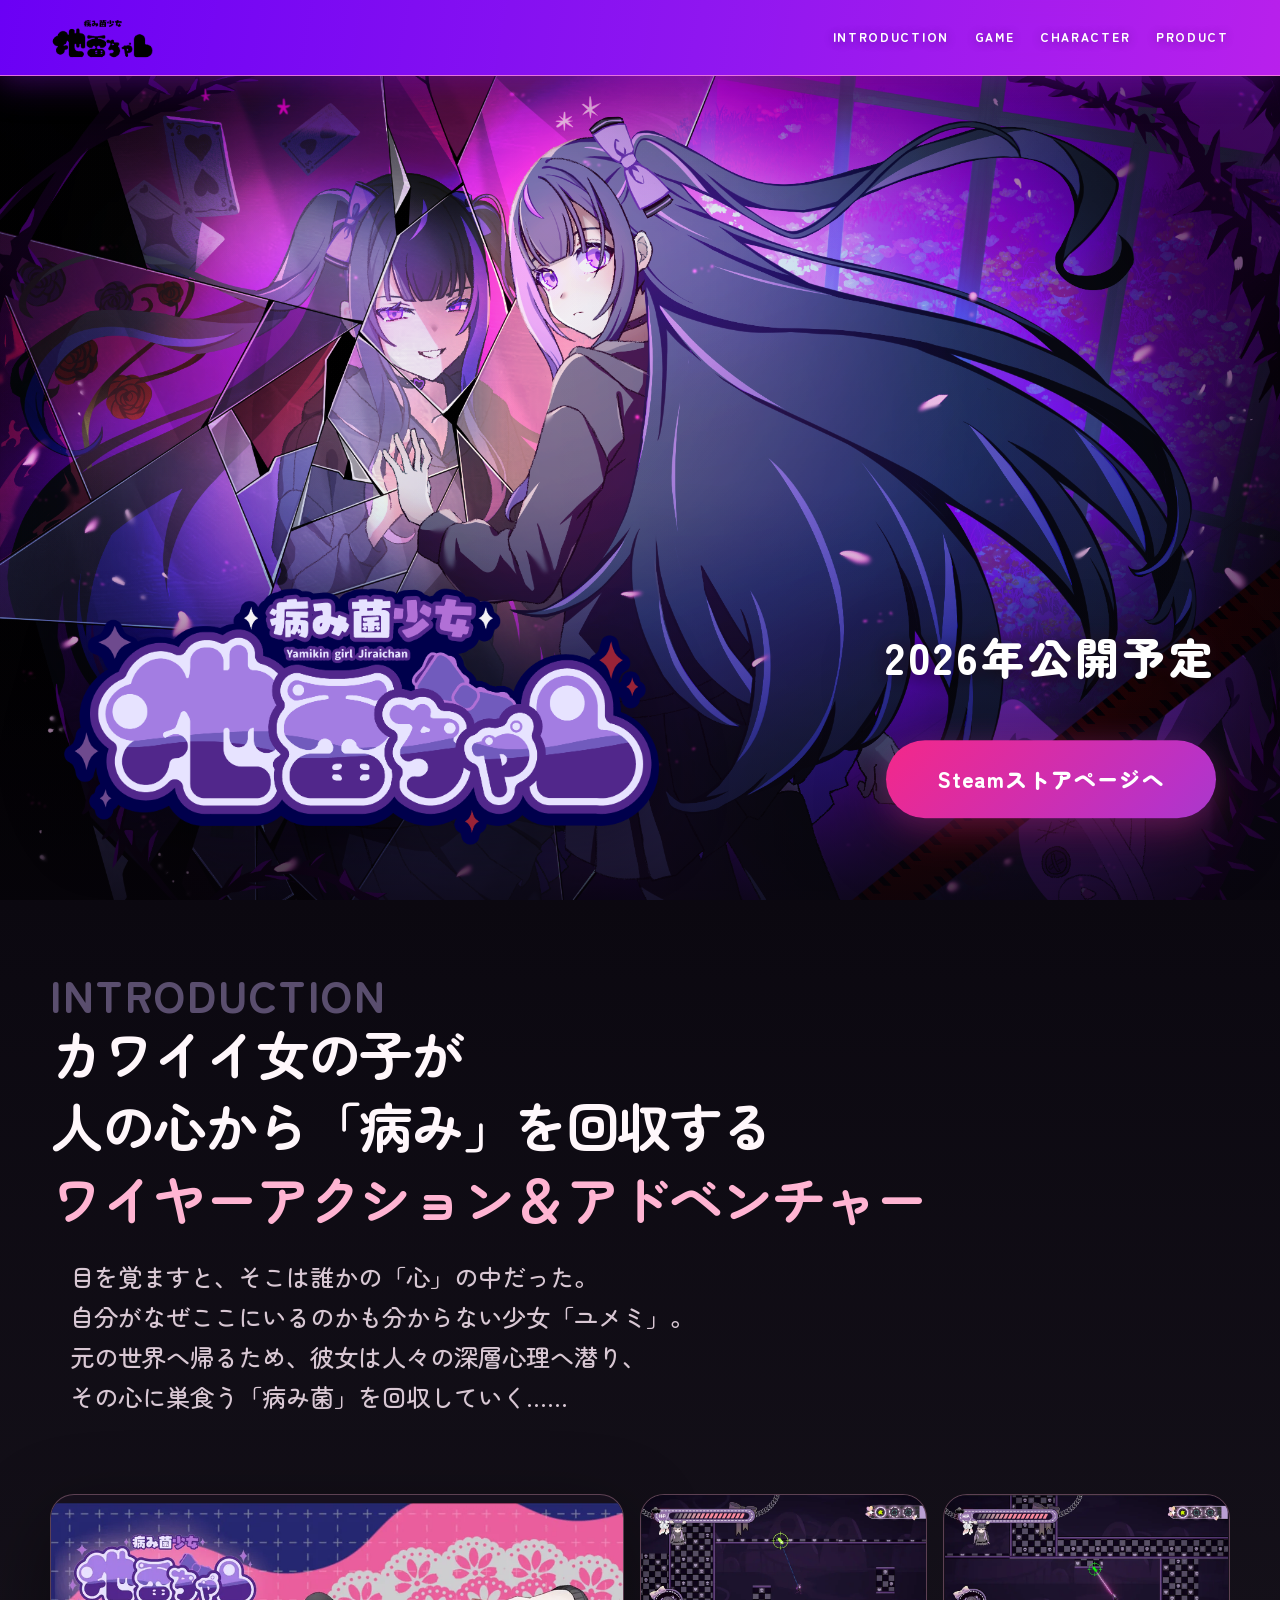
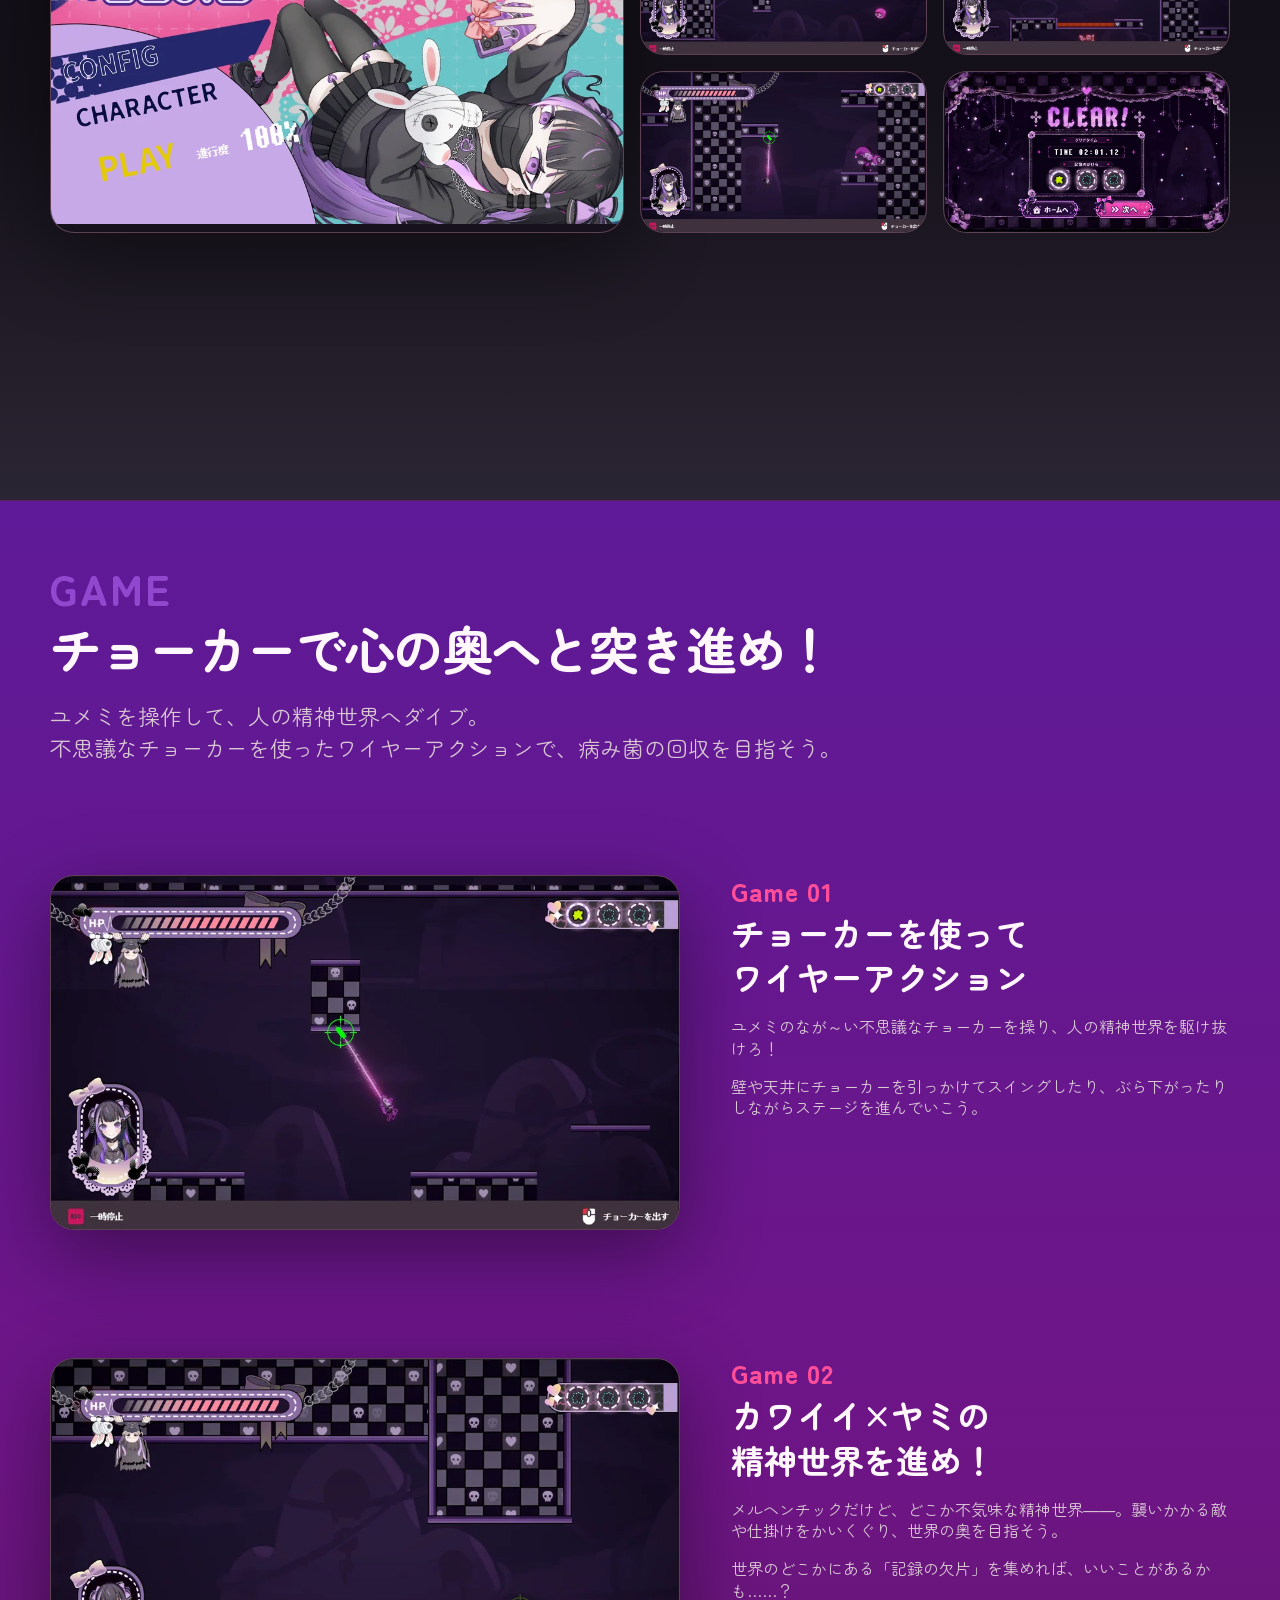
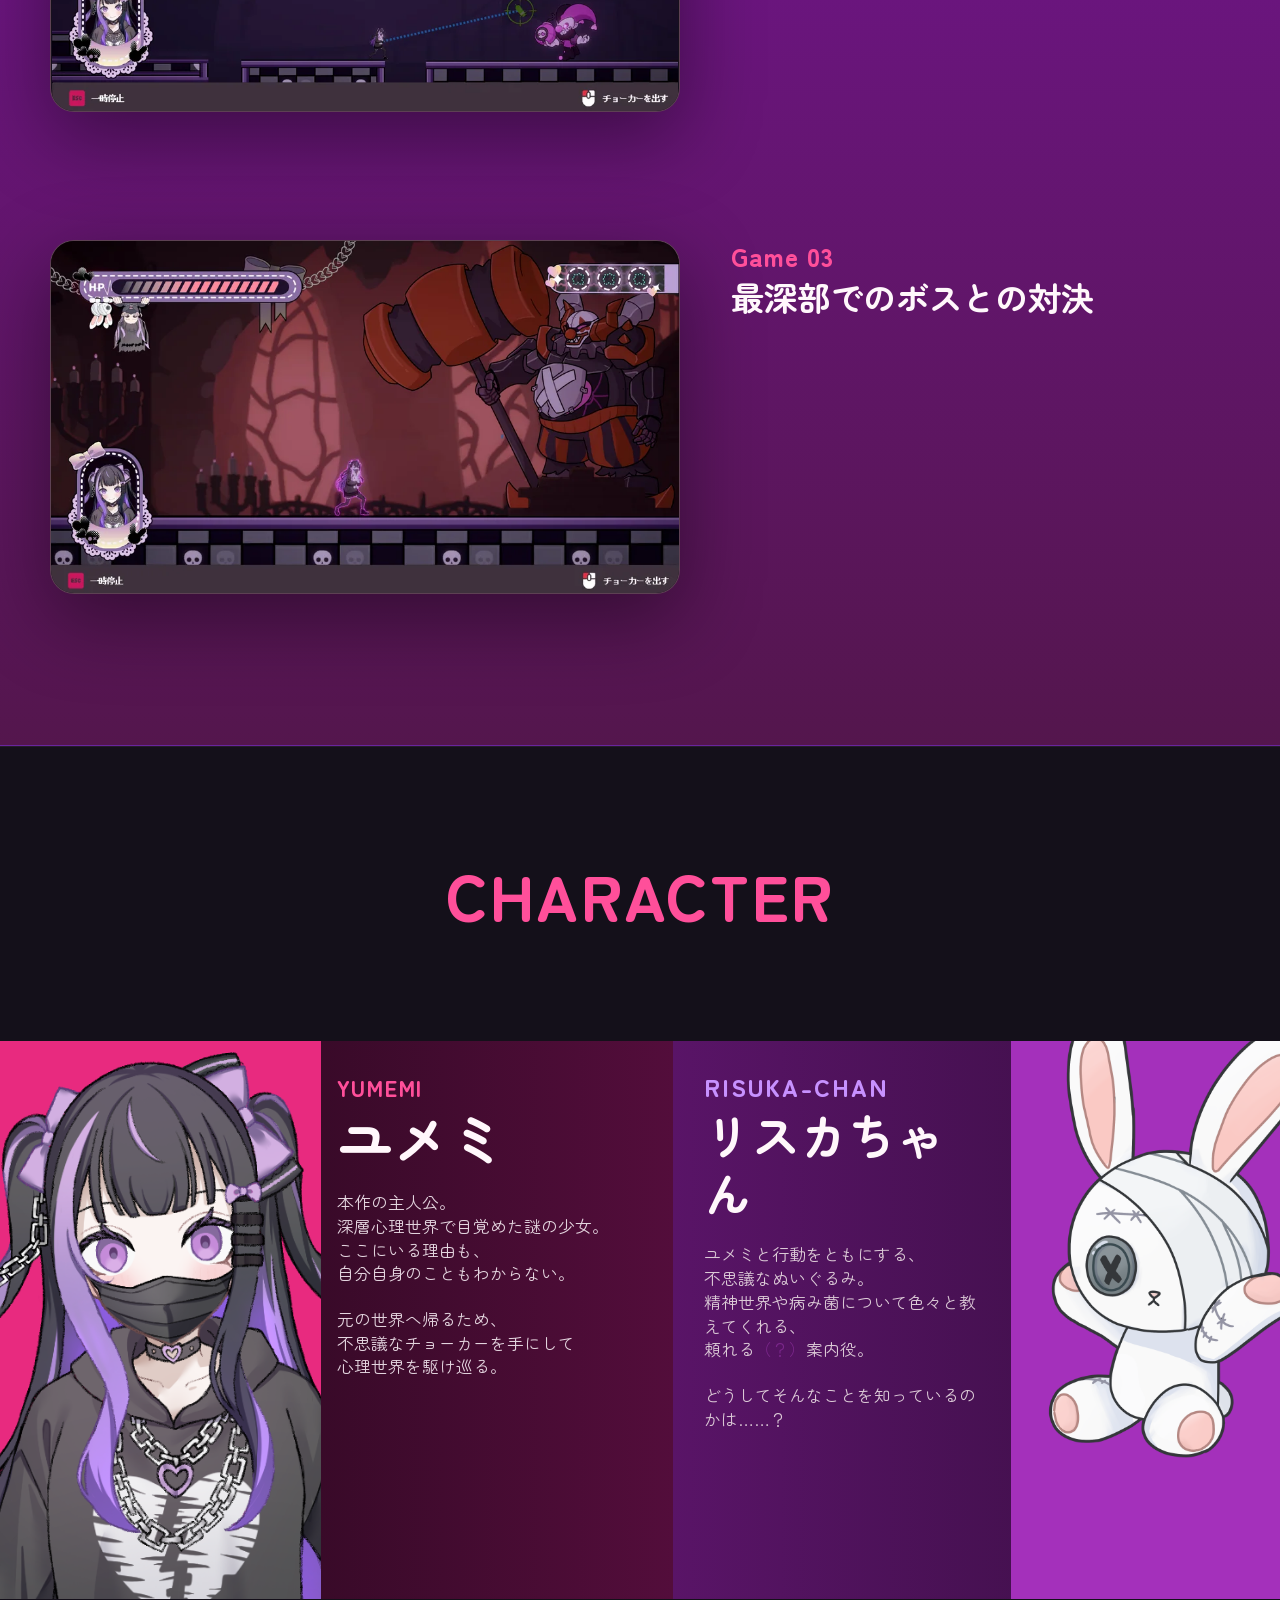
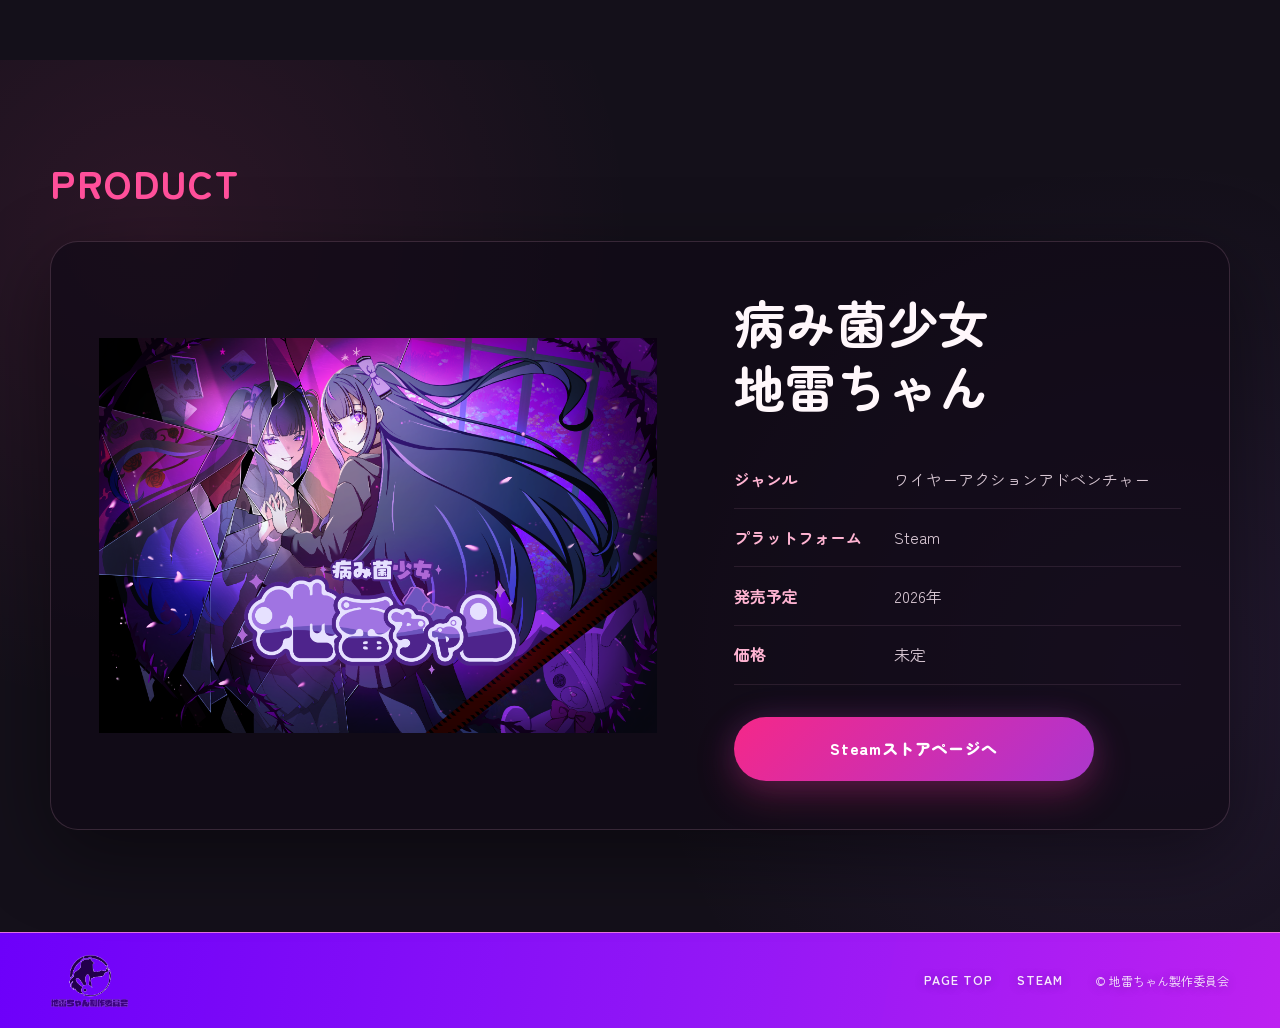
<file: index.html>
<!doctype html>
<html lang="ja">
<head>
  <meta charset="utf-8">
  <meta name="viewport" content="width=device-width, initial-scale=1">
  <meta name="description" content="『病み菌少女地雷ちゃん』公式サイト。カワイイ×ヤミの精神世界を駆けるワイヤーアクションアドベンチャー。">
  <title>病み菌少女地雷ちゃん | 公式サイト</title>
  <link rel="preconnect" href="https://fonts.googleapis.com">
  <link rel="preconnect" href="https://fonts.gstatic.com" crossorigin>
  <link href="https://fonts.googleapis.com/css2?family=Zen+Maru+Gothic:wght@400;500;700;900&display=swap" rel="stylesheet">
  <link rel="stylesheet" href="styles.css">
  <link rel="stylesheet" href="header-theme.css">
  <link rel="stylesheet" href="interactions.css">
  <script src="intro-gallery.js" defer></script>
  <script src="interactions.js" defer></script>
</head>
<body>
  <a class="skip-link" href="#main">本文へ移動</a>

  <header class="site-header">
    <a class="site-header__brand" href="#top" aria-label="病み菌少女地雷ちゃん トップへ">
      <img src="assets/images/MiniTitleLogo.png" alt="病み菌少女地雷ちゃん">
    </a>
    <nav class="site-nav" aria-label="メインナビゲーション">
      <a href="#introduction">INTRODUCTION</a>
      <a href="#game">GAME</a>
      <a href="#character">CHARACTER</a>
      <a href="#product">PRODUCT</a>
    </nav>
  </header>

  <main id="main">
    <section class="hero" id="top" aria-labelledby="hero-title">
      <picture class="hero__visual" aria-hidden="true">
        <img src="assets/images/Hero.png" alt="">
      </picture>
      <div class="hero__shade"></div>
      <div class="hero__content">
        <h1 id="hero-title" class="hero__logo-wrap">
          <img class="hero__logo" src="assets/images/BigTitleLogo.png" alt="病み菌少女地雷ちゃん">
        </h1>
        <p class="hero__status">2026年公開予定</p>
        <a class="button button--steam" href="https://store.steampowered.com/app/4190040/" target="_blank" rel="noopener noreferrer">Steamストアページへ</a>
      </div>
    </section>

    <section class="section section--intro" id="introduction" aria-labelledby="intro-title">
      <div class="section__inner intro-layout">
        <p class="section__eyebrow section__eyebrow--intro" data-reveal>INTRODUCTION</p>
        <h2 id="intro-title" class="intro-catch">
          <span class="intro-catch__line" data-reveal data-reveal-delay="70">カワイイ女の子が</span>
          <span class="intro-catch__line" data-reveal data-reveal-delay="140">人の心から「病み」を<span class="intro-catch__phrase">回収する</span></span>
          <span class="intro-catch__line intro-catch__line--accent" data-reveal data-reveal-delay="210"><span class="intro-catch__phrase">ワイヤーアクション</span><wbr><span class="intro-catch__phrase">＆アドベンチャー</span></span>
        </h2>
        <p class="intro-copy" data-reveal data-reveal-delay="280">
          目を覚ますと、そこは誰かの「心」の中だった。<br>
          自分がなぜここにいるのかも分からない少女<span class="text-nowrap">「ユメミ」</span>。<br>
          元の世界へ帰るため、彼女は人々の深層心理へ潜り、<br>
          その心に巣食う<span class="text-nowrap">「病み菌」</span>を回収していく……
        </p>
      </div>

      <div class="intro-gallery section__inner" role="region" aria-label="作品イメージ" data-reveal data-reveal-delay="120">
        <div class="intro-gallery__grid">
          <a class="intro-gallery__shot intro-gallery__shot--main" href="assets/images/screenshots/title-1600.webp" data-caption="タイトル画面" aria-label="タイトル画面を拡大表示">
            <img src="assets/images/screenshots/title-960.webp"
              srcset="assets/images/screenshots/title-960.webp 960w, assets/images/screenshots/title-1600.webp 1600w"
              sizes="(max-width: 1200px) 50vw, 590px"
              width="1600" height="897" loading="lazy" decoding="async" alt="ユメミとリスカちゃんが描かれた病み菌少女地雷ちゃんのタイトル画面">
          </a>
          <a class="intro-gallery__shot" href="assets/images/screenshots/stage-platforms-1600.webp" data-caption="精神世界のステージ" aria-label="精神世界のステージを拡大表示">
            <img src="assets/images/screenshots/stage-platforms-960.webp"
              srcset="assets/images/screenshots/stage-platforms-960.webp 960w, assets/images/screenshots/stage-platforms-1600.webp 1600w"
              sizes="(max-width: 900px) 50vw, (max-width: 1200px) 25vw, 290px"
              width="1600" height="896" loading="lazy" decoding="async" alt="足場が浮かぶ精神世界のステージを進むユメミ">
          </a>
          <a class="intro-gallery__shot" href="assets/images/screenshots/choker-traversal-1600.webp" data-caption="チョーカーで移動" aria-label="チョーカーで移動する画面を拡大表示">
            <img src="assets/images/screenshots/choker-traversal-960.webp"
              srcset="assets/images/screenshots/choker-traversal-960.webp 960w, assets/images/screenshots/choker-traversal-1600.webp 1600w"
              sizes="(max-width: 900px) 50vw, (max-width: 1200px) 25vw, 290px"
              width="1600" height="900" loading="lazy" decoding="async" alt="天井にチョーカーを引っかけてステージを渡るユメミ">
          </a>
          <a class="intro-gallery__shot" href="assets/images/screenshots/choker-hang-1600.webp" data-caption="チョーカーでぶら下がる" aria-label="チョーカーでぶら下がる画面を拡大表示">
            <img src="assets/images/screenshots/choker-hang-960.webp"
              srcset="assets/images/screenshots/choker-hang-960.webp 960w, assets/images/screenshots/choker-hang-1600.webp 1600w"
              sizes="(max-width: 900px) 50vw, (max-width: 1200px) 25vw, 290px"
              width="1600" height="901" loading="lazy" decoding="async" alt="敵が待つ足場のそばでチョーカーにぶら下がるユメミ">
          </a>
          <a class="intro-gallery__shot" href="assets/images/screenshots/result-1600.webp" data-caption="リザルト画面" aria-label="リザルト画面を拡大表示">
            <img src="assets/images/screenshots/result-960.webp"
              srcset="assets/images/screenshots/result-960.webp 960w, assets/images/screenshots/result-1600.webp 1600w"
              sizes="(max-width: 900px) 50vw, (max-width: 1200px) 25vw, 290px"
              width="1600" height="901" loading="lazy" decoding="async" alt="クリアタイムと集めた記憶のかけらが表示されたリザルト画面">
          </a>
        </div>
        <div class="intro-gallery__viewer" hidden>
          <div class="intro-gallery__main" id="intro-gallery-main" role="group" aria-label="表示中のスクリーンショット">
            <img width="1600" height="900" loading="lazy" decoding="async" draggable="false" alt="">
          </div>
          <div class="intro-gallery__thumbs" role="group" aria-label="表示するスクリーンショットを選択"></div>
          <p class="intro-gallery__status" aria-live="polite" aria-atomic="true"></p>
        </div>
      </div>
    </section>

    <section class="section section--game" id="game" aria-labelledby="game-title">
      <div class="section__inner">
        <p class="section__eyebrow section__eyebrow--game" data-reveal>GAME</p>
        <h2 id="game-title" class="section__title game-title" data-reveal data-reveal-delay="80">チョーカーで心の奥へと突き進め！</h2>
        <p class="section__lead game-lead" data-reveal data-reveal-delay="160">
          ユメミを操作して、人の精神世界へダイブ。<br>
          不思議なチョーカーを使ったワイヤーアクションで、病み菌の回収を目指そう。
        </p>

        <div class="feature-list">
          <article class="feature">
            <div class="feature__media" data-reveal="left">
              <img src="assets/images/screenshots/choker-swing-960.webp"
                srcset="assets/images/screenshots/choker-swing-960.webp 960w, assets/images/screenshots/choker-swing-1600.webp 1600w"
                sizes="(max-width: 620px) calc(100vw - 2rem), (max-width: 900px) calc(100vw - 3rem), 630px"
                width="1600" height="897" loading="lazy" decoding="async" alt="足場にチョーカーを引っかけて空中をスイングするユメミ">
            </div>
            <div class="feature__body">
              <div class="feature__heading" data-reveal="right" data-reveal-delay="100">
                <p class="feature__number">Game 01</p>
                <h3><span class="feature-title__phrase">チョーカーを使って</span><wbr><span class="feature-title__phrase">ワイヤーアクション</span></h3>
              </div>
              <div class="feature__copy" data-reveal="right" data-reveal-delay="180">
                <p>
                  ユメミのなが～い不思議なチョーカーを操り、人の精神世界を駆け抜けろ！
                </p>
                <p>
                  壁や天井にチョーカーを引っかけてスイングしたり、ぶら下がったりしながらステージを進んでいこう。
                </p>
              </div>
            </div>
          </article>

          <article class="feature">
            <div class="feature__media" data-reveal="left">
              <img src="assets/images/screenshots/stage-encounter-960.webp"
                srcset="assets/images/screenshots/stage-encounter-960.webp 960w, assets/images/screenshots/stage-encounter-1600.webp 1600w"
                sizes="(max-width: 620px) calc(100vw - 2rem), (max-width: 900px) calc(100vw - 3rem), 630px"
                width="1600" height="900" loading="lazy" decoding="async" alt="ハートとドクロ模様のステージで敵と向き合うユメミ">
            </div>
            <div class="feature__body">
              <div class="feature__heading" data-reveal="right" data-reveal-delay="100">
                <p class="feature__number">Game 02</p>
                <h3><span class="feature-title__phrase">カワイイ×ヤミの</span><wbr><span class="feature-title__phrase">精神世界を進め！</span></h3>
              </div>
              <div class="feature__copy" data-reveal="right" data-reveal-delay="180">
                <p>
                  メルヘンチックだけど、どこか不気味な精神世界――。襲いかかる敵や仕掛けをかいくぐり、世界の奥を目指そう。
                </p>
                <p>
                  世界のどこかにある「記録の欠片」を集めれば、いいことがあるかも……？
                </p>
              </div>
            </div>
          </article>

          <article class="feature">
            <div class="feature__media" data-reveal="left">
              <img src="assets/images/screenshots/boss-battle-960.webp"
                srcset="assets/images/screenshots/boss-battle-960.webp 960w, assets/images/screenshots/boss-battle-1600.webp 1600w"
                sizes="(max-width: 620px) calc(100vw - 2rem), (max-width: 900px) calc(100vw - 3rem), 630px"
                width="1600" height="897" loading="lazy" decoding="async" alt="大きなハンマーを構える巨大なボスに立ち向かうユメミ">
            </div>
            <div class="feature__body">
              <div class="feature__heading" data-reveal="right" data-reveal-delay="100">
                <p class="feature__number">Game 03</p>
                <h3><span class="feature-title__phrase">最深部での</span><wbr><span class="feature-title__phrase">ボスとの対決</span></h3>
              </div>
              <div class="feature__copy" data-reveal="right" data-reveal-delay="180">
                <p>
                  精神世界の最深部では、強力なボスとの戦いが待っている。激しい戦闘に打ち勝ち、精神世界から病み菌を回収しよう。
                </p>
              </div>
            </div>
          </article>
        </div>
      </div>
    </section>

    <section class="section section--character" id="character" aria-labelledby="character-title">
      <div class="character-heading section__inner">
        <h2 id="character-title" class="character-heading__title" data-reveal>CHARACTER</h2>
      </div>

      <div class="character-split">
        <article class="character character--yumemi">
          <div class="character__visual character__visual--yumemi" data-reveal="left">
            <div class="character__visual-bg"></div>
            <img src="assets/images/characters/yumemi-normal-bustupphoto.png" alt="ユメミ">
          </div>
          <div class="character__body" data-reveal data-reveal-delay="100">
            <p class="character__roman">YUMEMI</p>
            <h3>ユメミ</h3>
            <p>
              本作の主人公。<br>深層心理世界で目覚めた謎の少女。<br>ここにいる理由も、<br>自分自身のこともわからない。
            </p>
            <p>
              元の世界へ帰るため、<br>不思議なチョーカーを手にして<br>心理世界を駆け巡る。
            </p>
          </div>
        </article>

        <article class="character character--risuka">
          <div class="character__body" data-reveal data-reveal-delay="100">
            <p class="character__roman">RISUKA-CHAN</p>
            <h3>リスカちゃん</h3>
            <p>
              <span class="text-nowrap">ユメミ</span>と行動をともにする、<br>不思議なぬいぐるみ。<br>精神世界や病み菌について色々と教えてくれる、<br>頼れる<span class="character__aside">（？）</span>案内役。
            </p>
            <p>どうしてそんなことを知っているのかは……？</p>
          </div>
          <div class="character__visual character__visual--risuka" data-reveal="right">
            <div class="character__visual-bg"></div>
            <img src="assets/images/characters/risuka-chan-yatta.png" alt="リスカちゃん">
          </div>
        </article>
      </div>
    </section>

    <section class="section section--product" id="product" aria-labelledby="product-title">
      <div class="section__inner">
        <p class="section__eyebrow" data-reveal>PRODUCT</p>
        <div class="product-card">
          <div class="product-card__visual" data-reveal="left">
            <img src="assets/images/TitleWithLogo.png" alt="病み菌少女地雷ちゃん">
          </div>
          <div class="product-card__body" data-reveal="right" data-reveal-delay="100">
            <h2 id="product-title">
              <span class="product-title__line">病み菌少女</span>
              <span class="product-title__line">地雷ちゃん</span>
            </h2>
            <dl class="product-spec">
              <div><dt>ジャンル</dt><dd>ワイヤーアクションアドベンチャー</dd></div>
              <div><dt>プラットフォーム</dt><dd>Steam</dd></div>
              <div><dt>発売予定</dt><dd>2026年</dd></div>
              <div><dt>価格</dt><dd>未定</dd></div>
            </dl>
            <a class="button button--steam button--large" href="https://store.steampowered.com/app/4190040/" target="_blank" rel="noopener noreferrer">Steamストアページへ</a>
          </div>
        </div>
      </div>
    </section>
  </main>

  <dialog class="gallery-lightbox" id="intro-gallery-dialog" aria-label="作品画像の拡大表示">
    <button class="gallery-lightbox__close" type="button" autofocus>閉じる ×</button>
    <img class="gallery-lightbox__image" alt="">
    <p class="gallery-lightbox__caption"></p>
  </dialog>

  <footer class="site-footer">
    <div class="site-footer__inner">
      <img class="site-footer__logo" src="assets/images/CampanyLogo.png" alt="地雷ちゃん製作委員会">
      <nav class="site-footer__links" aria-label="フッターナビゲーション">
        <a href="#top">PAGE TOP</a>
        <a href="https://store.steampowered.com/app/4190040/" target="_blank" rel="noopener noreferrer">STEAM</a>
      </nav>
      <p class="site-footer__copyright">© 地雷ちゃん製作委員会</p>
    </div>
  </footer>
</body>
</html>
</file>
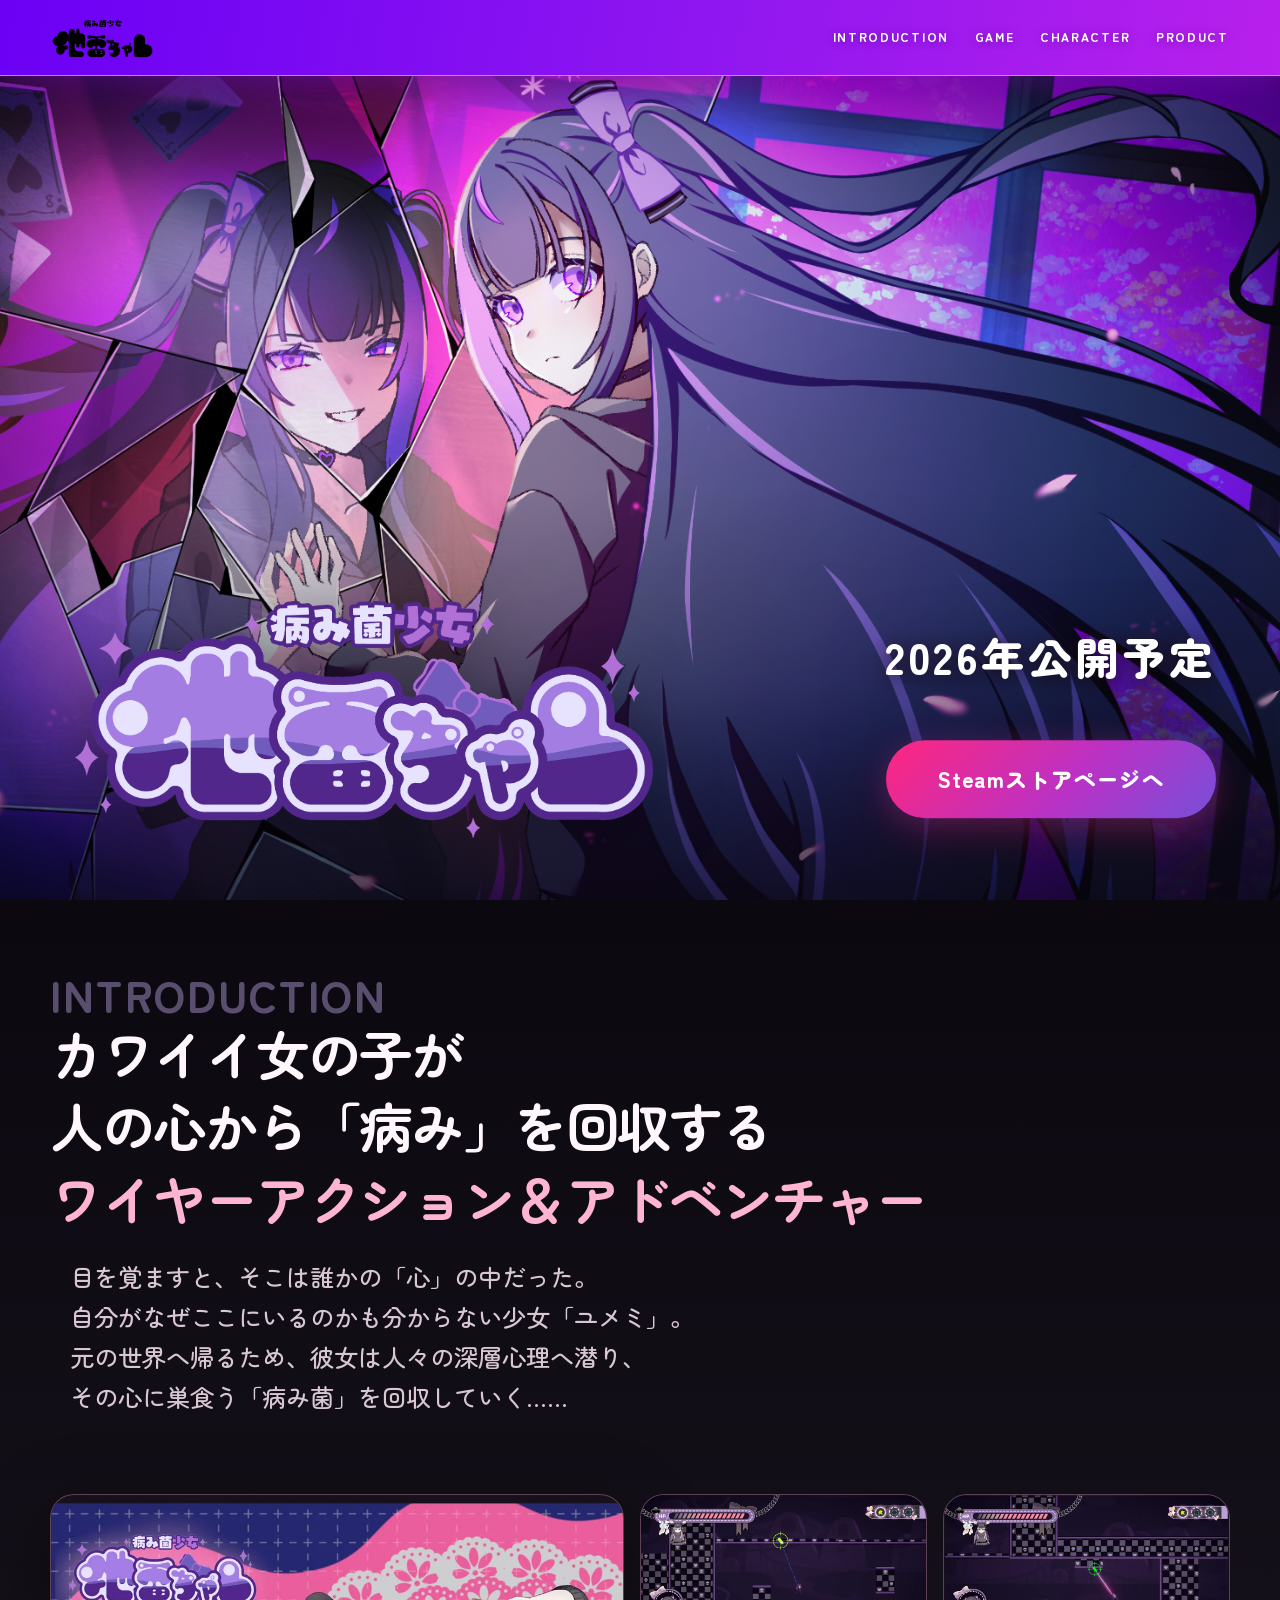
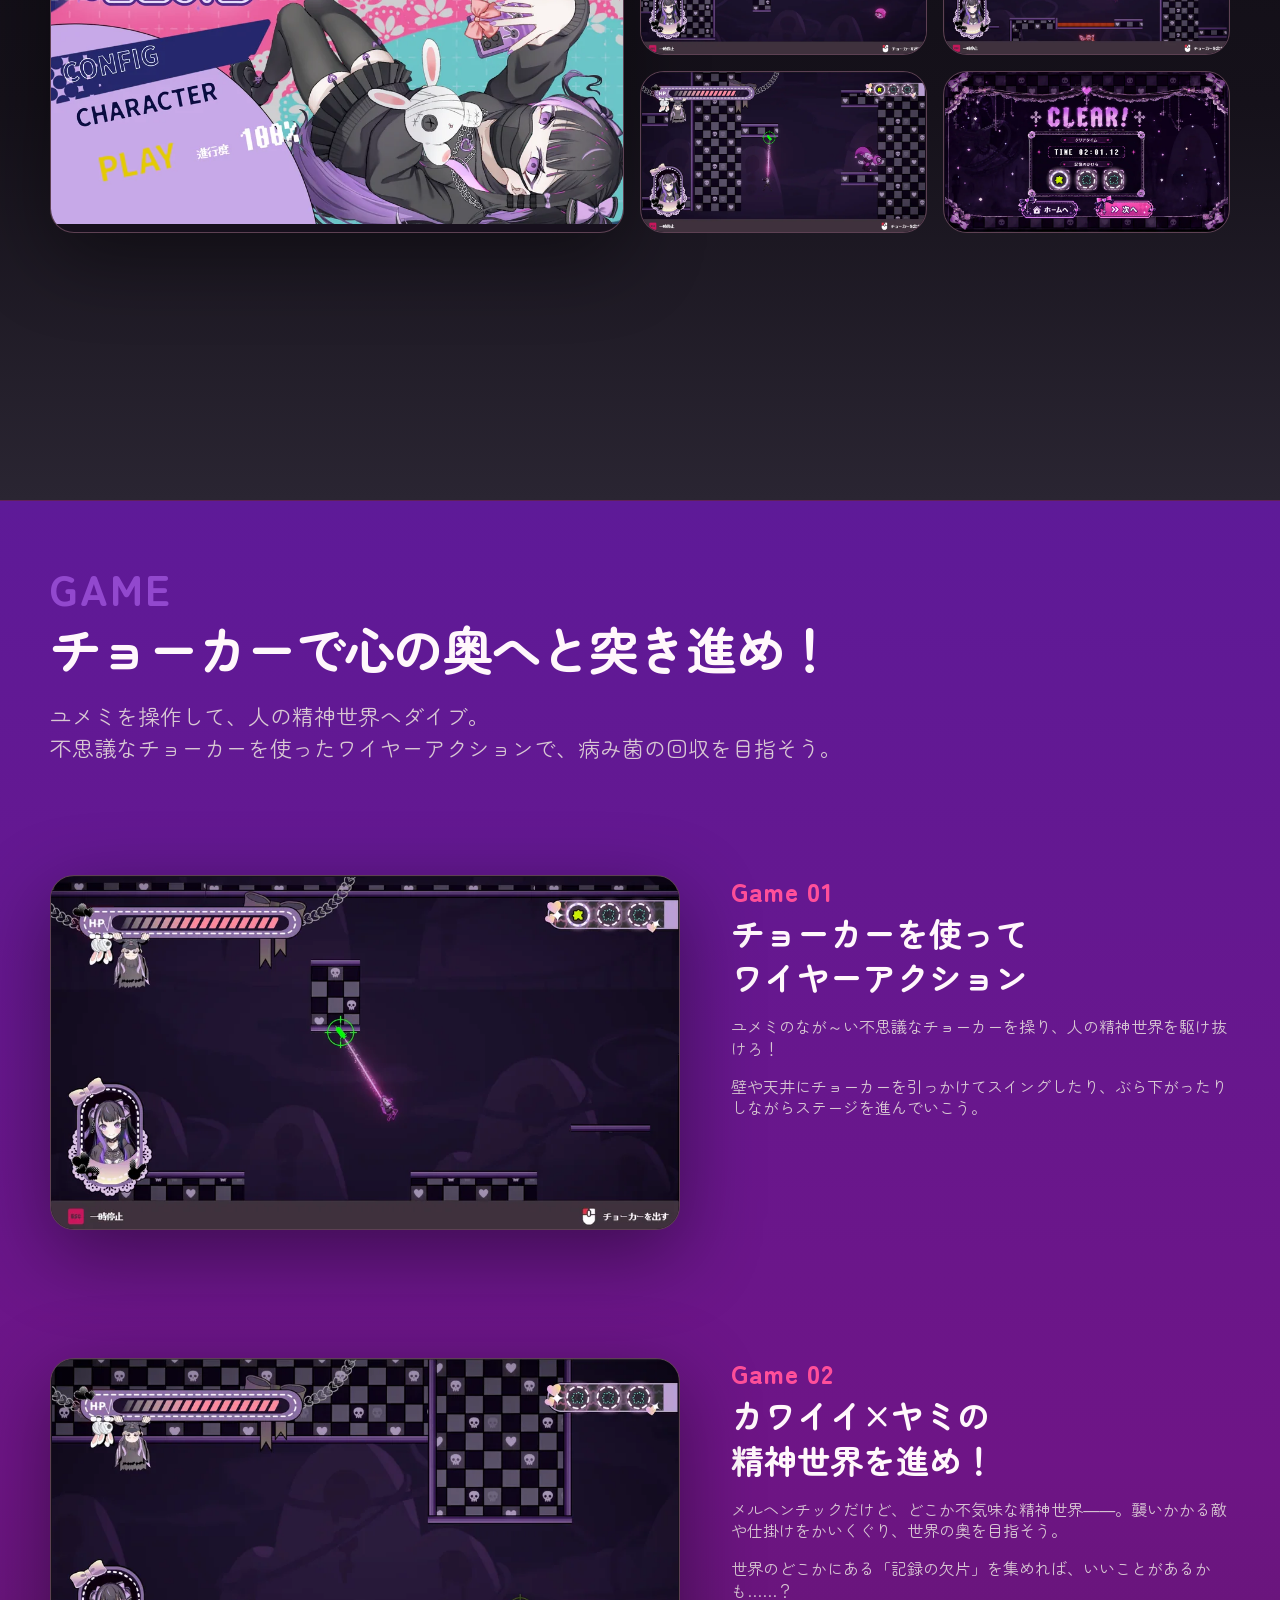
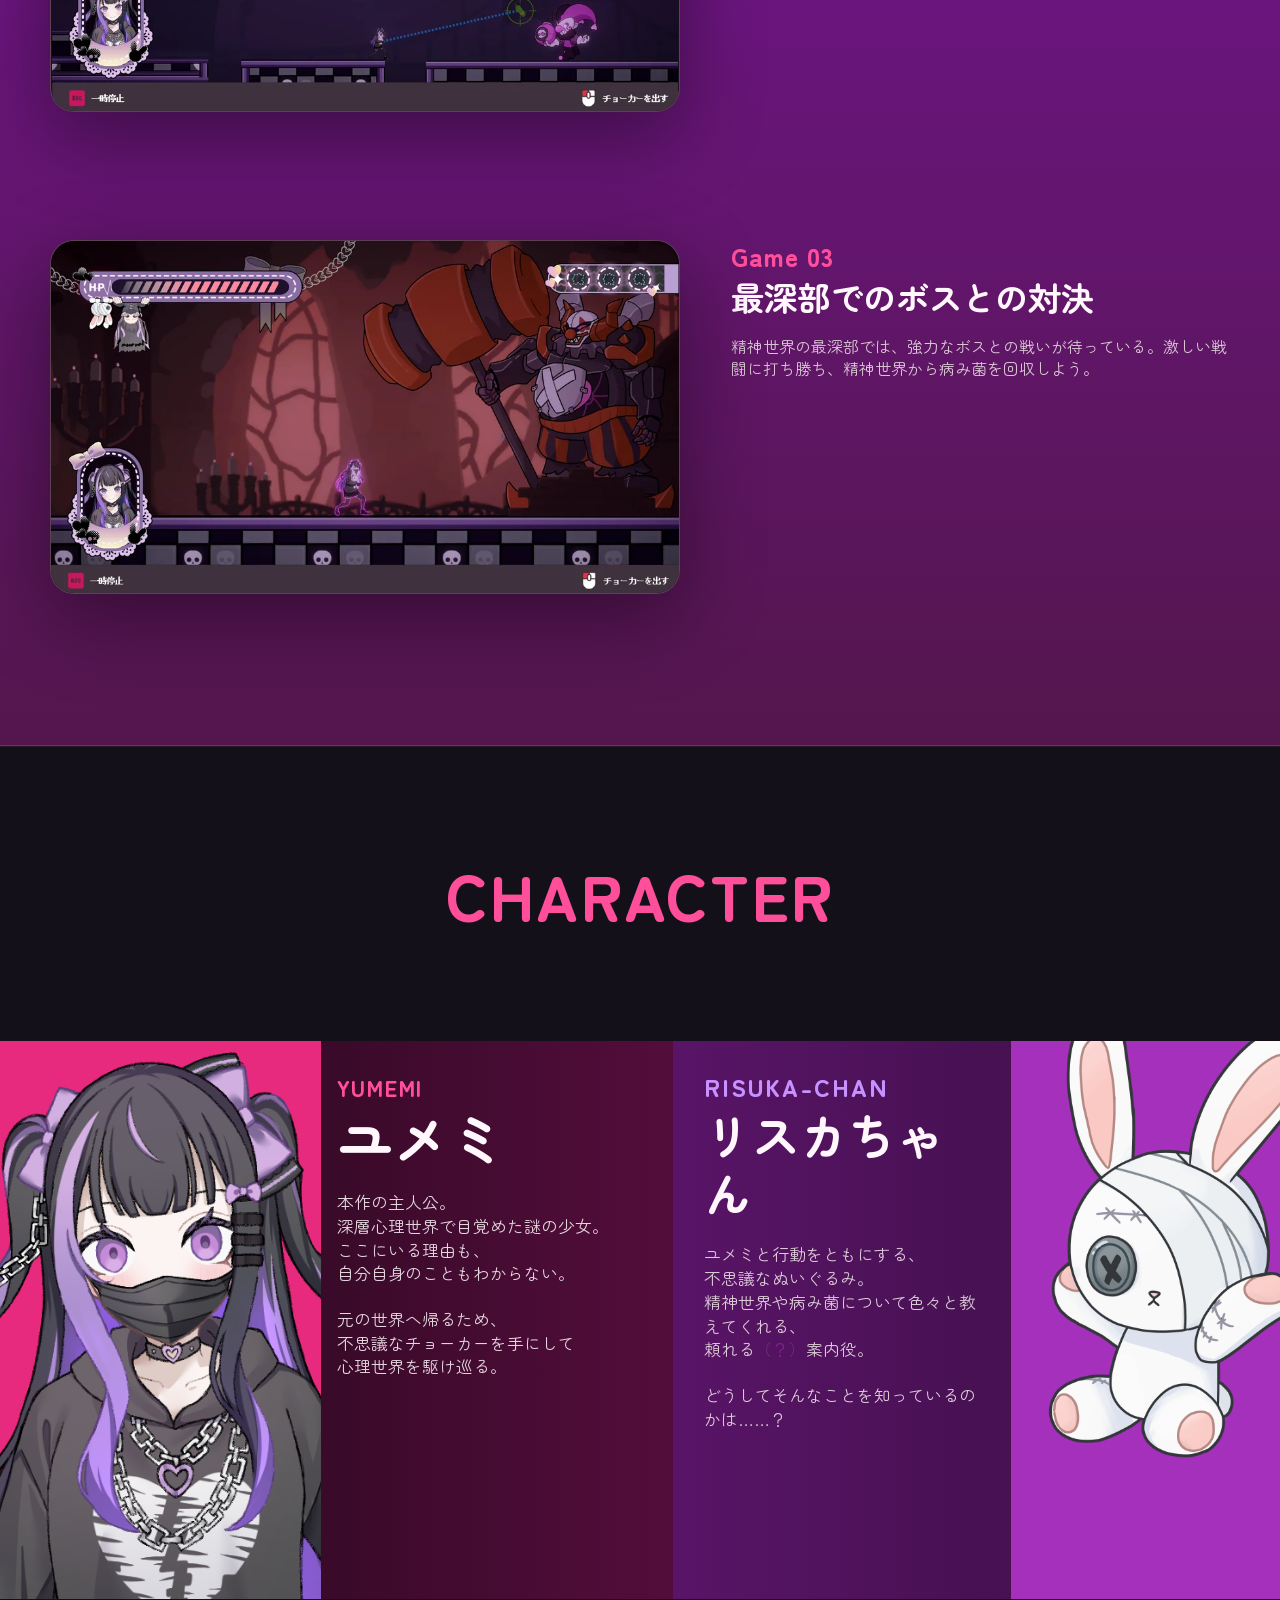
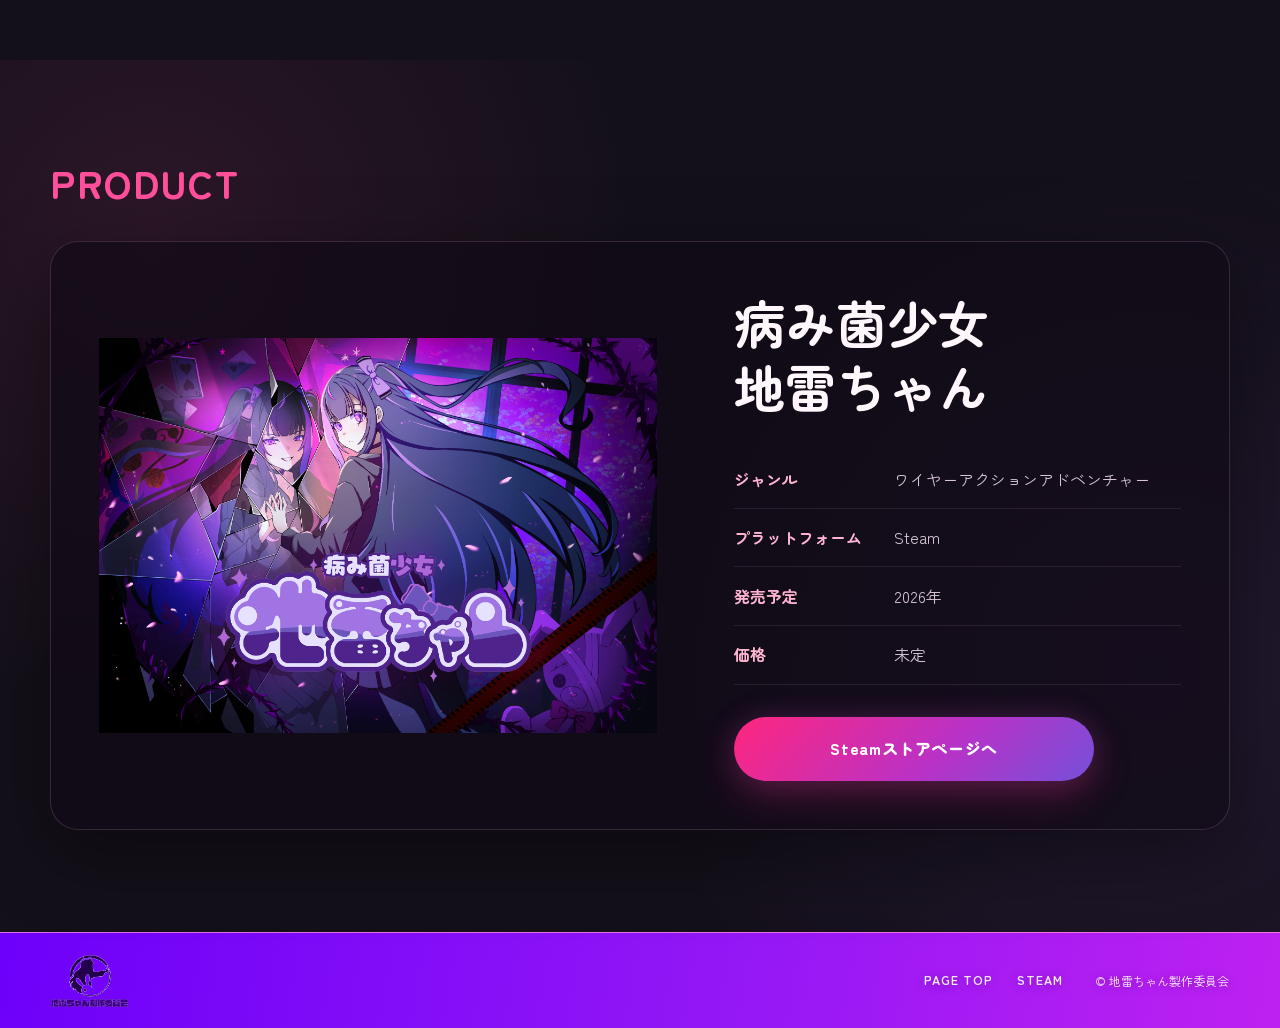
<file: public/index.html>
<!doctype html>
<html lang="ja">
<head>
  <meta charset="utf-8">
  <meta name="viewport" content="width=device-width, initial-scale=1">
  <meta name="description" content="『病み菌少女地雷ちゃん』公式サイト。カワイイ×ヤミの精神世界を駆けるワイヤーアクションアドベンチャー。">
  <title>病み菌少女地雷ちゃん | 公式サイト</title>
  <link rel="preconnect" href="https://fonts.googleapis.com">
  <link rel="preconnect" href="https://fonts.gstatic.com" crossorigin>
  <link href="https://fonts.googleapis.com/css2?family=Zen+Maru+Gothic:wght@400;500;700;900&display=swap" rel="stylesheet">
  <link rel="stylesheet" href="styles.css">
  <link rel="stylesheet" href="header-theme.css">
  <script src="intro-gallery.js" defer></script>
</head>
<body>
  <a class="skip-link" href="#main">本文へ移動</a>

  <header class="site-header">
    <a class="site-header__brand" href="#top" aria-label="病み菌少女地雷ちゃん トップへ">
      <img src="assets/images/MiniTitleLogo.png" alt="病み菌少女地雷ちゃん">
    </a>
    <nav class="site-nav" aria-label="メインナビゲーション">
      <a href="#introduction">INTRODUCTION</a>
      <a href="#game">GAME</a>
      <a href="#character">CHARACTER</a>
      <a href="#product">PRODUCT</a>
    </nav>
  </header>

  <main id="main">
    <section class="hero" id="top" aria-labelledby="hero-title">
      <picture class="hero__visual" aria-hidden="true">
        <source media="(max-width: 720px)" srcset="assets/images/Hero%20Closer.png">
        <img src="assets/images/Hero.png" alt="">
      </picture>
      <div class="hero__shade"></div>
      <div class="hero__content">
        <h1 id="hero-title" class="hero__logo-wrap">
          <img class="hero__logo" src="assets/images/BigTitleLogo.png" alt="病み菌少女地雷ちゃん">
        </h1>
        <p class="hero__status">2026年公開予定</p>
        <a class="button button--steam" href="https://store.steampowered.com/app/4190040/" target="_blank" rel="noopener noreferrer">Steamストアページへ</a>
      </div>
    </section>

    <section class="section section--intro" id="introduction" aria-labelledby="intro-title">
      <div class="section__inner intro-layout">
        <p class="section__eyebrow section__eyebrow--intro">INTRODUCTION</p>
        <h2 id="intro-title" class="intro-catch">
          <span class="intro-catch__line">カワイイ女の子が</span>
          <span class="intro-catch__line">人の心から「病み」を<span class="intro-catch__phrase">回収する</span></span>
          <span class="intro-catch__line intro-catch__line--accent"><span class="intro-catch__phrase">ワイヤーアクション</span><wbr><span class="intro-catch__phrase">＆アドベンチャー</span></span>
        </h2>
        <p class="intro-copy">
          目を覚ますと、そこは誰かの「心」の中だった。<br>
          自分がなぜここにいるのかも分からない少女<span class="text-nowrap">「ユメミ」</span>。<br>
          元の世界へ帰るため、彼女は人々の深層心理へ潜り、<br>
          その心に巣食う<span class="text-nowrap">「病み菌」</span>を回収していく……
        </p>
      </div>

      <div class="intro-gallery section__inner" role="region" aria-label="作品イメージ">
        <div class="intro-gallery__grid">
          <a class="intro-gallery__shot intro-gallery__shot--main" href="assets/images/screenshots/title-1600.webp" data-caption="タイトル画面" aria-label="タイトル画面を拡大表示">
            <img src="assets/images/screenshots/title-960.webp"
              srcset="assets/images/screenshots/title-960.webp 960w, assets/images/screenshots/title-1600.webp 1600w"
              sizes="(max-width: 1200px) 50vw, 590px"
              width="1600" height="897" loading="lazy" decoding="async" alt="ユメミとリスカちゃんが描かれた病み菌少女地雷ちゃんのタイトル画面">
          </a>
          <a class="intro-gallery__shot" href="assets/images/screenshots/stage-platforms-1600.webp" data-caption="精神世界のステージ" aria-label="精神世界のステージを拡大表示">
            <img src="assets/images/screenshots/stage-platforms-960.webp"
              srcset="assets/images/screenshots/stage-platforms-960.webp 960w, assets/images/screenshots/stage-platforms-1600.webp 1600w"
              sizes="(max-width: 900px) 50vw, (max-width: 1200px) 25vw, 290px"
              width="1600" height="896" loading="lazy" decoding="async" alt="足場が浮かぶ精神世界のステージを進むユメミ">
          </a>
          <a class="intro-gallery__shot" href="assets/images/screenshots/choker-traversal-1600.webp" data-caption="チョーカーで移動" aria-label="チョーカーで移動する画面を拡大表示">
            <img src="assets/images/screenshots/choker-traversal-960.webp"
              srcset="assets/images/screenshots/choker-traversal-960.webp 960w, assets/images/screenshots/choker-traversal-1600.webp 1600w"
              sizes="(max-width: 900px) 50vw, (max-width: 1200px) 25vw, 290px"
              width="1600" height="900" loading="lazy" decoding="async" alt="天井にチョーカーを引っかけてステージを渡るユメミ">
          </a>
          <a class="intro-gallery__shot" href="assets/images/screenshots/choker-hang-1600.webp" data-caption="チョーカーでぶら下がる" aria-label="チョーカーでぶら下がる画面を拡大表示">
            <img src="assets/images/screenshots/choker-hang-960.webp"
              srcset="assets/images/screenshots/choker-hang-960.webp 960w, assets/images/screenshots/choker-hang-1600.webp 1600w"
              sizes="(max-width: 900px) 50vw, (max-width: 1200px) 25vw, 290px"
              width="1600" height="901" loading="lazy" decoding="async" alt="敵が待つ足場のそばでチョーカーにぶら下がるユメミ">
          </a>
          <a class="intro-gallery__shot" href="assets/images/screenshots/result-1600.webp" data-caption="リザルト画面" aria-label="リザルト画面を拡大表示">
            <img src="assets/images/screenshots/result-960.webp"
              srcset="assets/images/screenshots/result-960.webp 960w, assets/images/screenshots/result-1600.webp 1600w"
              sizes="(max-width: 900px) 50vw, (max-width: 1200px) 25vw, 290px"
              width="1600" height="901" loading="lazy" decoding="async" alt="クリアタイムと集めた記憶のかけらが表示されたリザルト画面">
          </a>
        </div>
        <div class="intro-gallery__viewer" hidden>
          <div class="intro-gallery__main" id="intro-gallery-main" role="group" aria-label="表示中のスクリーンショット">
            <img width="1600" height="900" loading="lazy" decoding="async" draggable="false" alt="">
          </div>
          <div class="intro-gallery__thumbs" role="group" aria-label="表示するスクリーンショットを選択"></div>
          <p class="intro-gallery__status" aria-live="polite" aria-atomic="true"></p>
        </div>
      </div>
    </section>

    <section class="section section--game" id="game" aria-labelledby="game-title">
      <div class="section__inner">
        <p class="section__eyebrow section__eyebrow--game">GAME</p>
        <h2 id="game-title" class="section__title game-title">チョーカーで心の奥へと突き進め！</h2>
        <p class="section__lead game-lead">
          ユメミを操作して、人の精神世界へダイブ。<br>
          不思議なチョーカーを使ったワイヤーアクションで、病み菌の回収を目指そう。
        </p>

        <div class="feature-list">
          <article class="feature">
            <div class="feature__media">
              <img src="assets/images/screenshots/choker-swing-960.webp"
                srcset="assets/images/screenshots/choker-swing-960.webp 960w, assets/images/screenshots/choker-swing-1600.webp 1600w"
                sizes="(max-width: 620px) calc(100vw - 2rem), (max-width: 900px) calc(100vw - 3rem), 630px"
                width="1600" height="897" loading="lazy" decoding="async" alt="足場にチョーカーを引っかけて空中をスイングするユメミ">
            </div>
            <div class="feature__body">
              <div class="feature__heading">
                <p class="feature__number">Game 01</p>
                <h3><span class="feature-title__phrase">チョーカーを使って</span><wbr><span class="feature-title__phrase">ワイヤーアクション</span></h3>
              </div>
              <div class="feature__copy">
                <p>
                  ユメミのなが～い不思議なチョーカーを操り、人の精神世界を駆け抜けろ！
                </p>
                <p>
                  壁や天井にチョーカーを引っかけてスイングしたり、ぶら下がったりしながらステージを進んでいこう。
                </p>
              </div>
            </div>
          </article>

          <article class="feature">
            <div class="feature__media">
              <img src="assets/images/screenshots/stage-encounter-960.webp"
                srcset="assets/images/screenshots/stage-encounter-960.webp 960w, assets/images/screenshots/stage-encounter-1600.webp 1600w"
                sizes="(max-width: 620px) calc(100vw - 2rem), (max-width: 900px) calc(100vw - 3rem), 630px"
                width="1600" height="900" loading="lazy" decoding="async" alt="ハートとドクロ模様のステージで敵と向き合うユメミ">
            </div>
            <div class="feature__body">
              <div class="feature__heading">
                <p class="feature__number">Game 02</p>
                <h3><span class="feature-title__phrase">カワイイ×ヤミの</span><wbr><span class="feature-title__phrase">精神世界を進め！</span></h3>
              </div>
              <div class="feature__copy">
                <p>
                  メルヘンチックだけど、どこか不気味な精神世界――。襲いかかる敵や仕掛けをかいくぐり、世界の奥を目指そう。
                </p>
                <p>
                  世界のどこかにある「記録の欠片」を集めれば、いいことがあるかも……？
                </p>
              </div>
            </div>
          </article>

          <article class="feature">
            <div class="feature__media">
              <img src="assets/images/screenshots/boss-battle-960.webp"
                srcset="assets/images/screenshots/boss-battle-960.webp 960w, assets/images/screenshots/boss-battle-1600.webp 1600w"
                sizes="(max-width: 620px) calc(100vw - 2rem), (max-width: 900px) calc(100vw - 3rem), 630px"
                width="1600" height="897" loading="lazy" decoding="async" alt="大きなハンマーを構える巨大なボスに立ち向かうユメミ">
            </div>
            <div class="feature__body">
              <div class="feature__heading">
                <p class="feature__number">Game 03</p>
                <h3><span class="feature-title__phrase">最深部での</span><wbr><span class="feature-title__phrase">ボスとの対決</span></h3>
              </div>
              <div class="feature__copy">
                <p>
                  精神世界の最深部では、強力なボスとの戦いが待っている。激しい戦闘に打ち勝ち、精神世界から病み菌を回収しよう。
                </p>
              </div>
            </div>
          </article>
        </div>
      </div>
    </section>

    <section class="section section--character" id="character" aria-labelledby="character-title">
      <div class="character-heading section__inner">
        <h2 id="character-title" class="character-heading__title">CHARACTER</h2>
      </div>

      <div class="character-split">
        <article class="character character--yumemi">
          <div class="character__visual character__visual--yumemi">
            <div class="character__visual-bg"></div>
            <img src="assets/images/characters/yumemi-normal-bustupphoto.png" alt="ユメミ">
          </div>
          <div class="character__body">
            <p class="character__roman">YUMEMI</p>
            <h3>ユメミ</h3>
            <p>
              本作の主人公。<br>深層心理世界で目覚めた謎の少女。<br>ここにいる理由も、<br>自分自身のこともわからない。
            </p>
            <p>
              元の世界へ帰るため、<br>不思議なチョーカーを手にして<br>心理世界を駆け巡る。
            </p>
          </div>
        </article>

        <article class="character character--risuka">
          <div class="character__body">
            <p class="character__roman">RISUKA-CHAN</p>
            <h3>リスカちゃん</h3>
            <p>
              <span class="text-nowrap">ユメミ</span>と行動をともにする、<br>不思議なぬいぐるみ。<br>精神世界や病み菌について色々と教えてくれる、<br>頼れる<span class="character__aside">（？）</span>案内役。
            </p>
            <p>どうしてそんなことを知っているのかは……？</p>
          </div>
          <div class="character__visual character__visual--risuka">
            <div class="character__visual-bg"></div>
            <img src="assets/images/characters/risuka-chan-yatta.png" alt="リスカちゃん">
          </div>
        </article>
      </div>
    </section>

    <section class="section section--product" id="product" aria-labelledby="product-title">
      <div class="section__inner">
        <p class="section__eyebrow">PRODUCT</p>
        <div class="product-card">
          <div class="product-card__visual">
            <img src="assets/images/TitleWithLogo.png" alt="病み菌少女地雷ちゃん">
          </div>
          <div class="product-card__body">
            <h2 id="product-title">
              <span class="product-title__line">病み菌少女</span>
              <span class="product-title__line">地雷ちゃん</span>
            </h2>
            <dl class="product-spec">
              <div><dt>ジャンル</dt><dd>ワイヤーアクションアドベンチャー</dd></div>
              <div><dt>プラットフォーム</dt><dd>Steam</dd></div>
              <div><dt>発売予定</dt><dd>2026年</dd></div>
              <div><dt>価格</dt><dd>未定</dd></div>
            </dl>
            <a class="button button--steam button--large" href="https://store.steampowered.com/app/4190040/" target="_blank" rel="noopener noreferrer">Steamストアページへ</a>
          </div>
        </div>
      </div>
    </section>
  </main>

  <dialog class="gallery-lightbox" id="intro-gallery-dialog" aria-label="作品画像の拡大表示">
    <button class="gallery-lightbox__close" type="button" autofocus>閉じる ×</button>
    <img class="gallery-lightbox__image" alt="">
    <p class="gallery-lightbox__caption"></p>
  </dialog>

  <footer class="site-footer">
    <div class="site-footer__inner">
      <img class="site-footer__logo" src="assets/images/CampanyLogo.png" alt="地雷ちゃん製作委員会">
      <nav class="site-footer__links" aria-label="フッターナビゲーション">
        <a href="#top">PAGE TOP</a>
        <a href="https://store.steampowered.com/app/4190040/" target="_blank" rel="noopener noreferrer">STEAM</a>
      </nav>
      <p class="site-footer__copyright">© 地雷ちゃん製作委員会</p>
    </div>
  </footer>
</body>
</html>
</file>
<file: styles.css>
:root {
  --bg: #0b0810;
  --bg-soft: #14101a;
  --bg-deep: #08060b;
  --text: #fff7fb;
  --text-soft: #d8c7d3;
  --accent: #ff4f9a;
  --accent-pale: #ffb4d2;
  --purple: #9b5de5;
  --purple-soft: #c791ff;
  --line: rgba(255, 184, 220, 0.16);
  --shadow: 0 24px 80px rgba(0, 0, 0, 0.42);
  --radius: 24px;
  --content: 1180px;
  --header-height: 76px;
}

* {
  box-sizing: border-box;
}

html {
  scroll-behavior: smooth;
  background: var(--bg);
}

body {
  margin: 0;
  min-width: 320px;
  color: var(--text);
  background: var(--bg);
  font-family: "Zen Maru Gothic", "Hiragino Maru Gothic ProN", "Yu Gothic", Meiryo, sans-serif;
  line-height: 1.8;
  overflow-x: hidden;
}

img {
  display: block;
  max-width: 100%;
}

a {
  color: inherit;
}

.skip-link {
  position: fixed;
  top: 10px;
  left: 10px;
  z-index: 1000;
  padding: 0.6rem 1rem;
  color: #111;
  background: #fff;
  border-radius: 999px;
  transform: translateY(-200%);
}

.skip-link:focus {
  transform: translateY(0);
}

/* Header */
.site-header {
  position: fixed;
  inset: 0 0 auto;
  z-index: 100;
  display: flex;
  align-items: center;
  justify-content: space-between;
  gap: 2rem;
  min-height: var(--header-height);
  padding: 0.8rem clamp(1rem, 4vw, 4rem);
  background: linear-gradient(100deg, rgba(111, 0, 255, 0.96), rgba(153, 24, 255, 0.94) 56%, rgba(200, 35, 255, 0.92));
  border-bottom: 1px solid rgba(255, 142, 220, 0.78);
  box-shadow: 0 10px 34px rgba(88, 0, 160, 0.34), 0 0 28px rgba(204, 54, 255, 0.18);
  backdrop-filter: blur(14px) saturate(1.2);
}

.site-header__brand {
  flex: 0 0 auto;
  width: min(180px, 32vw);
}

.site-header__brand img {
  width: 100%;
  height: 42px;
  object-fit: contain;
  object-position: left center;
}

.site-nav {
  display: flex;
  align-items: center;
  justify-content: flex-end;
  gap: clamp(0.8rem, 2vw, 2rem);
  color: #fff;
  font-size: 0.76rem;
  font-weight: 900;
  letter-spacing: 0.14em;
  text-shadow: 0 1px 10px rgba(45, 0, 75, 0.42);
}

.site-nav a {
  position: relative;
  padding: 0.5rem 0;
  text-decoration: none;
}

.site-nav a::after {
  content: "";
  position: absolute;
  left: 0;
  right: 100%;
  bottom: 0.1rem;
  height: 2px;
  background: linear-gradient(90deg, #ff63ad, #ffd1e9);
  box-shadow: 0 0 10px rgba(255, 99, 173, 0.68);
  transition: right 180ms ease;
}

.site-nav a:hover::after,
.site-nav a:focus-visible::after {
  right: 0;
}

/* Hero */
.hero {
  position: relative;
  min-height: max(720px, 100svh);
  isolation: isolate;
  overflow: hidden;
  background: #09050d;
}

.hero__visual,
.hero__shade {
  position: absolute;
  top: var(--header-height);
  right: 0;
  bottom: 0;
  left: 0;
}

.hero__visual img {
  width: 100%;
  height: 100%;
  object-fit: cover;
  object-position: center top;
}

.hero__shade {
  z-index: 1;
  background:
    linear-gradient(to bottom, rgba(8, 5, 12, 0.02) 0%, rgba(8, 5, 12, 0.02) 50%, rgba(8, 5, 12, 0.24) 74%, rgba(8, 5, 12, 0.72) 100%),
    linear-gradient(to right, rgba(8, 5, 12, 0.08), transparent 42%, rgba(19, 7, 26, 0.14));
}

.hero__content {
  position: absolute;
  z-index: 2;
  left: clamp(1.25rem, 5vw, 5rem);
  right: clamp(1.25rem, 5vw, 5rem);
  bottom: clamp(2.4rem, 6vw, 5.2rem);
  display: grid;
  grid-template-columns: minmax(0, 760px) minmax(360px, 480px);
  grid-template-rows: auto auto;
  align-items: end;
  justify-content: space-between;
  gap: 0 clamp(2.5rem, 6vw, 7rem);
  filter: drop-shadow(0 14px 34px rgba(0, 0, 0, 0.4));
}

.hero__logo-wrap {
  grid-column: 1;
  grid-row: 1 / span 2;
  align-self: end;
  margin: 0;
  transform: translateY(1.35rem);
}

.hero__logo {
  width: min(760px, 60vw);
}

.hero__status {
  grid-column: 2;
  grid-row: 1;
  justify-self: stretch;
  margin: 0 0 -0.08rem;
  color: #fff;
  font-size: clamp(1.9rem, 3.4vw, 2.8rem);
  font-weight: 900;
  line-height: 1.14;
  letter-spacing: 0.07em;
  text-align: right;
  text-shadow: 0 3px 18px rgba(0, 0, 0, 0.82), 0 0 20px rgba(255, 115, 204, 0.14);
}

.button {
  display: inline-flex;
  align-items: center;
  justify-content: center;
  min-height: 54px;
  padding: 0.85rem 1.5rem;
  font-weight: 900;
  letter-spacing: 0.04em;
  text-decoration: none;
  border-radius: 999px;
}

.hero__content > .button {
  grid-column: 2;
  grid-row: 2;
  justify-self: end;
}

.button--steam {
  min-width: 250px;
  color: #fff;
  background: linear-gradient(135deg, #ff267e, #b832c7 58%, #7550d8);
  box-shadow: 0 14px 38px rgba(255, 38, 126, 0.25), 0 0 32px rgba(155, 93, 229, 0.16);
}

.hero__content > .button--steam {
  min-width: 330px;
  min-height: 78px;
  padding-inline: 1.35rem;
  font-size: clamp(1.12rem, 1.9vw, 1.35rem);
  transform: translateY(-0.3rem);
}

.button--large {
  min-height: 64px;
  min-width: min(360px, 100%);
  padding-inline: 2rem;
}

/* Shared sections */
.section {
  position: relative;
  scroll-margin-top: calc(var(--header-height) + 1rem);
}

.section__inner {
  width: min(var(--content), calc(100% - 6rem));
  margin: 0 auto;
}

.section__eyebrow {
  margin: 0;
  font-size: clamp(1.6rem, 3.3vw, 4rem);
  font-weight: 900;
  line-height: 1;
  letter-spacing: 0.05em;
}

.section__title {
  margin: 0;
  font-size: clamp(2.4rem, 4vw, 4.8rem);
  font-weight: 700;
  line-height: 1.2;
  letter-spacing: -0.04em;
}

.section__lead {
  margin: 0;
  color: var(--text-soft);
}

/* Introduction */
.section--intro {
  min-height: 1200px;
  padding: 46px 0 146px;
  background: linear-gradient(180deg, #0b0810 0%, #15111a 67%, #2a2532 100%);
  overflow: hidden;
}

.intro-layout {
  padding-top: 0;
}

.section__eyebrow--intro {
  padding-top: 27px;
  color: #5a4e6e;
  font-size: clamp(2rem, 3.4vw, 4rem);
  letter-spacing: 0.05em;
}

.intro-catch {
  display: grid;
  gap: 0;
  width: min(1340px, 100%);
  margin: 0;
  padding-top: 0;
  font-size: clamp(3rem, 4.2vw, 5rem);
  font-weight: 700;
  line-height: 1.35;
  letter-spacing: -0.045em;
}

.intro-catch__line {
  display: block;
}

.intro-catch__line--accent {
  color: var(--accent-pale);
}

.intro-copy {
  margin: 1.4rem 0 0 1.25rem;
  color: var(--text-soft);
  font-size: clamp(1.25rem, 1.9vw, 2.25rem);
  font-weight: 500;
  line-height: 1.65;
}

.intro-gallery {
  margin-top: 4.8rem;
}

.intro-gallery__grid {
  display: grid;
  grid-template-columns: minmax(0, 2fr) repeat(2, minmax(0, 1fr));
  gap: 1rem;
}

.intro-gallery__shot,
.intro-gallery__main {
  position: relative;
  display: block;
  min-width: 0;
  aspect-ratio: 16 / 9;
  overflow: hidden;
  background: #17101d;
  border: 1px solid rgba(255, 180, 210, 0.3);
  border-radius: var(--radius);
}

.intro-gallery__shot {
  cursor: zoom-in;
}

.intro-gallery__shot--main {
  grid-row: span 2;
  aspect-ratio: auto;
  box-shadow: var(--shadow);
}

.intro-gallery__shot img,
.intro-gallery__main img {
  position: absolute;
  inset: 0;
  width: 100%;
  height: 100%;
  object-fit: contain;
}

.intro-gallery__viewer {
  display: none;
}

.intro-gallery__main {
  touch-action: pan-y pinch-zoom;
}

.intro-gallery__thumbs {
  display: grid;
  grid-template-columns: repeat(5, minmax(0, 1fr));
  gap: 0.5rem;
  margin-top: 0.5rem;
}

.intro-gallery__thumb {
  display: grid;
  align-items: center;
  min-width: 0;
  min-height: 44px;
  padding: 6px 0;
  border: 0;
  background: transparent;
  cursor: pointer;
  -webkit-tap-highlight-color: transparent;
}

.intro-gallery__thumb img {
  width: 100%;
  height: auto;
  aspect-ratio: 16 / 9;
  object-fit: contain;
  border: 2px solid transparent;
  border-radius: 8px;
  background: #17101d;
}

.intro-gallery__thumb[aria-pressed="true"] img {
  border-color: var(--accent);
}

.intro-gallery__shot:focus-visible,
.intro-gallery__thumb:focus-visible,
.gallery-lightbox__close:focus-visible {
  outline: 3px solid var(--accent-pale);
  outline-offset: 3px;
}

.intro-gallery__status {
  position: absolute;
  width: 1px;
  height: 1px;
  padding: 0;
  margin: -1px;
  overflow: hidden;
  clip-path: inset(50%);
  white-space: nowrap;
}

html.gallery-dialog-open {
  overflow: hidden;
}

.gallery-lightbox {
  width: min(1600px, calc(100% - 2rem));
  max-width: none;
  max-height: calc(100dvh - 2rem);
  padding: 1rem;
  color: var(--text);
  background: #17101d;
  border: 1px solid var(--line);
  border-radius: var(--radius);
  box-shadow: var(--shadow);
}

.gallery-lightbox::backdrop {
  background: rgba(8, 5, 12, 0.9);
}

.gallery-lightbox__close {
  display: block;
  min-height: 44px;
  margin: 0 0 0.75rem auto;
  padding: 0.4rem 1rem;
  color: var(--text);
  font: inherit;
  background: #342038;
  border: 1px solid rgba(255, 180, 210, 0.4);
  border-radius: 999px;
  cursor: pointer;
}

.gallery-lightbox__image {
  width: 100%;
  height: min(70dvh, 900px);
  object-fit: contain;
}

.gallery-lightbox__caption {
  margin: 0.75rem 0 0;
  color: var(--text-soft);
  text-align: center;
}

.media-placeholder img {
  opacity: 0.58;
  filter: grayscale(0.2) contrast(1.04);
}

/* Game */
.section--game {
  padding: 66px 0 151px;
  background: linear-gradient(180deg, #5e1a98 0%, #6e1586 52%, #54164d 100%);
  border-top: 1px solid rgba(255, 184, 220, 0.07);
  border-bottom: 1px solid rgba(255, 184, 220, 0.07);
}

.section__eyebrow--game {
  color: #9248ce;
}

.game-title {
  margin-top: 0.55rem;
  font-size: clamp(3rem, 4vw, 4.8rem);
}

.game-lead {
  margin-top: 1.3rem;
  color: var(--text-soft);
  font-size: clamp(1.15rem, 1.7vw, 2rem);
  line-height: 1.45;
}

.feature-list {
  display: grid;
  gap: 128px;
  margin-top: 112px;
}

.feature {
  display: grid;
  grid-template-columns: minmax(0, 687px) minmax(340px, 413px);
  gap: 80px;
  align-items: start;
}

.feature__media {
  position: relative;
  aspect-ratio: 16 / 9;
  overflow: hidden;
  background: #17101d;
  border: 1px solid rgba(255, 180, 210, 0.3);
  border-radius: var(--radius);
  box-shadow: var(--shadow);
}

.feature__media img {
  position: absolute;
  inset: 0;
  width: 100%;
  height: 100%;
  object-fit: contain;
}

.feature__media > p {
  position: absolute;
  inset: 0;
  display: grid;
  place-content: center;
  margin: 0;
  color: var(--accent-pale);
  font-size: 0.8rem;
  font-weight: 900;
  letter-spacing: 0.18em;
  text-align: center;
}

.feature__media span {
  color: var(--text-soft);
  font-size: 0.72rem;
  letter-spacing: 0.03em;
}

.feature__body {
  padding-top: 0.15rem;
}

.feature__number {
  margin: 0;
  color: var(--accent);
  font-size: clamp(1.25rem, 2vw, 2.5rem);
  font-weight: 900;
  line-height: 1;
  letter-spacing: 0.04em;
}

.feature__body h3 {
  margin: 0.45rem 0 0;
  color: var(--text);
  font-size: clamp(2rem, 2.6vw, 3rem);
  line-height: 1.35;
}

.feature__copy > p {
  margin: 1rem 0 0;
  color: var(--text-soft);
  font-size: clamp(1rem, 1.25vw, 1.5rem);
  line-height: 1.35;
}

/* Character */
.section--character {
  padding: 0 0 61px;
  background: #14101a;
  border-top: 1px solid rgba(255, 184, 220, 0.07);
  overflow: hidden;
}

.character-heading {
  display: grid;
  place-items: center;
  height: 294px;
}

.character-heading__title {
  margin: 0;
  color: var(--accent);
  font-size: clamp(3rem, 5vw, 6rem);
  font-weight: 900;
  line-height: 1;
  letter-spacing: 0.035em;
  text-align: center;
}

.character-split {
  display: grid;
  grid-template-columns: minmax(0, 1.11fr) minmax(0, 1fr);
  min-height: 558px;
}

.character {
  display: grid;
  align-items: stretch;
  min-width: 0;
  overflow: hidden;
}

.character--yumemi {
  grid-template-columns: minmax(360px, 48%) minmax(350px, 52%);
  background: linear-gradient(90deg, #210718, #530d3b);
}

.character--risuka {
  grid-template-columns: minmax(350px, 53%) minmax(300px, 47%);
  background: linear-gradient(270deg, #370e40, #591467);
}

.character__visual {
  position: relative;
  min-height: 558px;
  overflow: hidden;
}

.character__visual-bg {
  position: absolute;
  inset: 0;
}

.character__visual--yumemi .character__visual-bg {
  background: #e82a7f;
}

.character__visual--risuka .character__visual-bg {
  background: #a430bb;
}

.character__visual img {
  position: absolute;
  z-index: 1;
  max-width: none;
}

.character__visual--yumemi img {
  width: 218%;
  left: -61%;
  top: -22%;
}

.character__visual--risuka img {
  width: 128%;
  left: -14%;
  top: -7%;
}

.character__body {
  align-self: center;
  min-width: 0;
  padding: 3rem 2rem;
}

.character__roman {
  margin: 0;
  font-size: clamp(1.15rem, 1.7vw, 2.25rem);
  font-weight: 900;
  line-height: 1;
  letter-spacing: 0.08em;
}

.character--yumemi .character__roman {
  color: var(--accent);
}

.character--risuka .character__roman {
  color: var(--purple-soft);
}

.character__body h3 {
  margin: 0.45rem 0 0;
  font-size: clamp(2.6rem, 4vw, 5.1rem);
  line-height: 1.1;
}

.character__body > p:not(.character__roman) {
  margin: 1.35rem 0 0;
  color: #e3d4de;
  font-size: clamp(1rem, 1.25vw, 1.5rem);
  line-height: 1.45;
}

.character--risuka .character__body > p:not(.character__roman) {
  color: #dbc9d6;
}

.character__aside {
  color: #7b278b;
}

/* Product */
.section--product {
  padding: clamp(5rem, 8vw, 8rem) 0;
  background:
    radial-gradient(circle at 12% 20%, rgba(255, 79, 154, 0.1), transparent 30rem),
    radial-gradient(circle at 90% 70%, rgba(155, 93, 229, 0.11), transparent 32rem),
    var(--bg-soft);
}

.section--product .section__eyebrow {
  color: var(--accent);
  font-size: clamp(1.5rem, 3vw, 3.5rem);
}

.product-card {
  display: grid;
  grid-template-columns: minmax(0, 1.25fr) minmax(360px, 1fr);
  align-items: center;
  gap: clamp(3rem, 6vw, 5rem);
  margin-top: 2.5rem;
  padding: clamp(2rem, 4vw, 3rem);
  background: rgba(17, 11, 23, 0.72);
  border: 1px solid var(--line);
  border-radius: 28px;
  box-shadow: var(--shadow);
}

.product-card__visual {
  min-height: 420px;
  display: grid;
  place-items: center;
}

.product-card__visual img {
  width: min(100%, 620px);
  max-height: 420px;
  object-fit: contain;
}

.product-card__body h2 {
  margin: 0;
  font-size: clamp(2.3rem, 4vw, 4rem);
  line-height: 1.25;
}

.product-spec {
  margin: 2rem 0;
}

.product-spec > div {
  display: grid;
  grid-template-columns: 9rem 1fr;
  gap: 1rem;
  padding: 0.9rem 0;
  border-bottom: 1px solid rgba(255, 184, 220, 0.1);
}

.product-spec dt {
  color: var(--accent-pale);
  font-weight: 700;
}

.product-spec dd {
  margin: 0;
  color: var(--text-soft);
}

/* Footer */
.site-footer {
  padding: 3rem clamp(1.25rem, 4vw, 4rem);
  background: #08060b;
  border-top: 1px solid rgba(255, 184, 220, 0.08);
}

.site-footer__inner {
  width: min(var(--content), 100%);
  margin: 0 auto;
  display: grid;
  grid-template-columns: 1fr auto;
  gap: 1.5rem 3rem;
  align-items: center;
}

.site-footer__logo {
  width: min(250px, 48vw);
}

.site-footer__links {
  display: flex;
  gap: 1.5rem;
  color: var(--text-soft);
  font-size: 0.78rem;
  font-weight: 700;
  letter-spacing: 0.08em;
}

.site-footer__links a {
  text-decoration: none;
}

.site-footer__copyright {
  grid-column: 1 / -1;
  margin: 0;
  color: rgba(216, 199, 211, 0.65);
  font-size: 0.75rem;
}

@media (max-width: 1200px) {
  .section__inner {
    width: min(var(--content), calc(100% - 3rem));
  }

  .feature {
    grid-template-columns: minmax(0, 1.2fr) minmax(320px, 0.8fr);
    gap: 4rem;
  }

  .character--yumemi,
  .character--risuka {
    grid-template-columns: 1fr 1fr;
  }

  .character__body {
    padding-inline: 1.5rem;
  }
}

@media (max-width: 900px) {
  :root {
    --header-height: 96px;
  }

  .site-header {
    align-items: flex-start;
    flex-wrap: wrap;
    gap: 0.3rem 1rem;
  }

  .site-nav {
    width: 100%;
    justify-content: flex-start;
    overflow-x: auto;
    padding-bottom: 0.15rem;
  }

  .hero__content {
    grid-template-columns: minmax(0, 1fr) minmax(280px, 360px);
    gap: 0 2rem;
  }

  .hero__logo {
    width: min(640px, 64vw);
  }

  .hero__status {
    font-size: clamp(1.45rem, 3.2vw, 2rem);
  }

  .hero__content > .button--steam {
    min-width: 300px;
    min-height: 70px;
    font-size: 1.1rem;
  }

  .section--intro {
    min-height: auto;
  }

  .intro-copy {
    margin-left: 0;
    white-space: normal;
  }

  .intro-copy br {
    display: none;
  }

  .intro-gallery__grid {
    grid-template-columns: repeat(2, minmax(0, 1fr));
  }

  .intro-gallery__shot--main {
    grid-column: 1 / -1;
    grid-row: auto;
    aspect-ratio: 16 / 9;
  }

  .intro-gallery.is-ready .intro-gallery__grid {
    display: none;
  }

  .intro-gallery.is-ready .intro-gallery__viewer {
    display: block;
  }

  .feature-list {
    gap: 5rem;
  }

  .feature {
    grid-template-columns: 1fr;
    gap: 2rem;
  }

  .character-heading {
    height: 220px;
  }

  .character-split {
    grid-template-columns: 1fr;
  }

  .character {
    min-height: 520px;
  }

  .character--yumemi,
  .character--risuka {
    grid-template-columns: minmax(280px, 44%) 1fr;
  }

  .character--risuka .character__body {
    order: 2;
  }

  .character--risuka .character__visual {
    order: 1;
  }

  .character__visual {
    min-height: 520px;
  }

  .character__visual--yumemi img {
    width: 230%;
    left: -66%;
  }

  .character__visual--risuka img {
    width: 138%;
    left: -18%;
  }

  .product-card {
    grid-template-columns: 1fr;
  }
}

@media (max-width: 620px) {
  :root {
    --header-height: 94px;
  }

  .site-header {
    padding-inline: 1rem;
  }

  .site-header__brand {
    width: 150px;
  }

  .site-nav {
    gap: 1rem;
    font-size: 0.68rem;
  }

  .hero {
    min-height: 740px;
  }

  .hero__content {
    grid-template-columns: 1fr;
    grid-template-rows: auto auto auto;
    gap: 0.5rem;
  }

  .hero__logo-wrap {
    grid-column: 1;
    grid-row: 1;
    transform: translateY(0.55rem);
  }

  .hero__logo {
    width: min(540px, 92vw);
  }

  .hero__status {
    grid-column: 1;
    grid-row: 2;
    justify-self: end;
    font-size: 1.45rem;
  }

  .hero__content > .button {
    grid-column: 1;
    grid-row: 3;
    justify-self: end;
  }

  .hero__content > .button--steam {
    min-width: 280px;
    min-height: 64px;
    font-size: 1rem;
  }

  .section__inner {
    width: calc(100% - 2rem);
  }

  .section--intro {
    padding-top: 2.5rem;
    padding-bottom: 5rem;
  }

  .section__eyebrow--intro,
  .section__eyebrow--game,
  .section--product .section__eyebrow {
    font-size: 1.7rem;
  }

  .intro-catch {
    margin-top: 1rem;
    font-size: clamp(1.75rem, 8vw, 2rem);
    line-height: 1.3;
  }

  .intro-catch__phrase {
    display: inline-block;
    white-space: nowrap;
  }

  .text-nowrap {
    white-space: nowrap;
  }

  .intro-copy {
    margin-top: 1.5rem;
    font-size: 1rem;
    line-height: 1.85;
  }

  .intro-gallery__shot,
  .intro-gallery__main {
    border-radius: 18px;
  }

  .section--game {
    padding: 4rem 0 5rem;
  }

  .game-title {
    margin-top: 0.9rem;
    font-size: 2.55rem;
  }

  .game-lead {
    font-size: 1rem;
  }

  .game-lead br {
    display: none;
  }

  .feature-list {
    margin-top: 4rem;
    gap: 4.5rem;
  }

  .feature {
    gap: 1.25rem;
  }

  /* Expose the heading and copy as separate grid items on phones. */
  .feature__body {
    display: contents;
  }

  .feature__heading {
    order: -1;
  }

  .feature__number {
    font-size: 1.35rem;
  }

  .feature__body h3 {
    font-size: clamp(1.75rem, 8vw, 2.125rem);
  }

  .feature__copy > p {
    font-size: 1rem;
    line-height: 1.6;
  }

  .feature__copy > p:first-child {
    margin-top: 0;
  }

  .character-heading {
    height: 170px;
  }

  .character-heading__title {
    font-size: 2.9rem;
  }

  .character--yumemi,
  .character--risuka {
    grid-template-columns: 1fr;
  }

  .character__visual {
    min-height: 420px;
  }

  .character__body {
    padding: 2.5rem 1.5rem 3rem;
  }

  .character--risuka .character__body {
    order: 2;
  }

  .character--risuka .character__visual {
    order: 1;
  }

  .character__visual--yumemi img {
    width: 160%;
    left: -31%;
    top: -13%;
  }

  .character__visual--risuka img {
    width: 104%;
    left: -2%;
    top: -5%;
  }

  .character__body h3 {
    font-size: 3rem;
  }

  .character__body > p:not(.character__roman) {
    font-size: 1rem;
    line-height: 1.75;
  }

  .character__body br {
    display: none;
  }

  .section--product {
    padding: 4rem 0;
  }

  .product-card {
    gap: 2rem;
    margin-top: 1.5rem;
    padding: 1.25rem;
  }

  .product-card__visual {
    min-height: 260px;
  }

  .product-card__body h2 {
    font-size: 2.3rem;
  }

  .product-spec > div {
    grid-template-columns: minmax(0, 1fr);
    gap: 0.25rem;
  }

  .site-footer__inner {
    grid-template-columns: 1fr;
  }

  .site-footer__links {
    flex-wrap: wrap;
  }
}
</file>
<file: header-theme.css>
.site-header {
  background: linear-gradient(100deg, rgba(111, 0, 255, 0.96), rgba(153, 24, 255, 0.94) 56%, rgba(200, 35, 255, 0.92));
  border-bottom: 1px solid rgba(255, 142, 220, 0.78);
  box-shadow: 0 10px 34px rgba(88, 0, 160, 0.34), 0 0 28px rgba(204, 54, 255, 0.18);
  backdrop-filter: blur(14px) saturate(1.2);
}

.site-nav {
  color: #fff;
  text-shadow: 0 1px 10px rgba(45, 0, 75, 0.42);
}

.site-nav a::after {
  background: linear-gradient(90deg, #ff63ad, #ffd1e9);
  box-shadow: 0 0 10px rgba(255, 99, 173, 0.68);
}

/* Footer: use the same vivid purple family as the fixed header. */
.site-footer {
  padding: 1.35rem clamp(1.25rem, 4vw, 4rem);
  background: linear-gradient(100deg, rgba(111, 0, 255, 0.98), rgba(153, 24, 255, 0.96) 56%, rgba(200, 35, 255, 0.94));
  border-top: 1px solid rgba(255, 142, 220, 0.78);
  box-shadow: 0 -10px 34px rgba(88, 0, 160, 0.3), 0 0 28px rgba(204, 54, 255, 0.16);
}

.site-footer__inner {
  grid-template-columns: minmax(0, 1fr) auto auto;
  gap: 1rem 2rem;
}

.site-footer__logo {
  width: min(190px, 32vw);
  max-height: 52px;
  object-fit: contain;
  object-position: left center;
}

.site-footer__links {
  flex-wrap: nowrap;
  white-space: nowrap;
}

.site-footer__copyright {
  grid-column: auto;
  justify-self: end;
  white-space: nowrap;
}

.site-footer__links,
.site-footer__copyright {
  color: rgba(255, 255, 255, 0.9);
  text-shadow: 0 1px 10px rgba(45, 0, 75, 0.34);
}

/* Placeholder media: clearly signal unfinished screenshots without using artwork. */
.media-placeholder {
  background:
    linear-gradient(135deg, rgba(255, 79, 154, 0.08), rgba(155, 93, 229, 0.12)),
    #17101d;
  border-color: rgba(255, 180, 210, 0.24);
}

.intro-shot.media-placeholder {
  display: grid;
  place-items: center;
}

.intro-shot .media-placeholder__message {
  position: static;
  margin: 0;
  color: rgba(255, 231, 242, 0.72);
  font-size: clamp(0.95rem, 1.2vw, 1.15rem);
  font-weight: 700;
  letter-spacing: 0.12em;
  text-align: center;
}

.feature__media.media-placeholder > p {
  position: static;
  display: grid;
  place-content: center;
  min-height: inherit;
  padding: 2rem;
  color: rgba(255, 231, 242, 0.8);
  font-size: clamp(1.05rem, 1.35vw, 1.35rem);
  line-height: 1.7;
  letter-spacing: 0.08em;
}

.feature__media.media-placeholder span {
  color: rgba(216, 199, 211, 0.68);
  font-size: clamp(0.72rem, 0.9vw, 0.9rem);
  font-weight: 500;
  letter-spacing: 0.03em;
}

/* GAME: keep each heading phrase intact while allowing phrase-level wrapping. */
.feature-title__phrase {
  display: inline-block;
  white-space: nowrap;
}

@media (min-width: 901px) {
  .feature {
    grid-template-columns: minmax(0, 630px) minmax(420px, 1fr);
    gap: clamp(2.5rem, 4vw, 4rem);
  }
}

/* Keep the top edge of the hero artwork visible below the fixed header. */
.hero__visual,
.hero__shade {
  top: 76px;
  bottom: 0;
  height: auto;
}

.hero__visual img {
  object-position: center top;
}

/* HERO fine tuning */
.hero__content {
  grid-template-columns: minmax(0, 760px) minmax(360px, 480px);
  gap: 0 clamp(2.5rem, 6vw, 7rem);
}

.hero__logo-wrap {
  transform: translateY(1.35rem);
}

.hero__logo {
  width: min(760px, 60vw);
}

.hero__status {
  margin-bottom: -0.08rem;
  font-size: clamp(1.9rem, 3.4vw, 2.8rem);
  line-height: 1.14;
  letter-spacing: 0.07em;
  text-align: right;
  text-shadow: 0 3px 18px rgba(0, 0, 0, 0.82), 0 0 20px rgba(255, 115, 204, 0.14);
}

.hero__content > .button {
  justify-self: end;
  width: auto;
}

.hero__content > .button--steam {
  min-width: 330px;
  min-height: 78px;
  padding-inline: 1.35rem;
  font-size: clamp(1.12rem, 1.9vw, 1.35rem);
  transform: translateY(-0.3rem);
}

/* PRODUCT: keep the intended two-line title grouping at every viewport width. */
.product-title__line {
  display: block;
  white-space: nowrap;
}

/* CHARACTER: Figma uses top-positioned copy rather than vertically centered copy. */
.character__body {
  align-self: stretch;
}

@media (min-width: 1201px) {
  .character-split {
    grid-template-columns: 52.6041667% 47.3958333%;
  }

  .character--yumemi {
    grid-template-columns: 47.7227723% 52.2772277%;
  }

  .character--risuka {
    grid-template-columns: 55.6043956% 44.3956044%;
  }

  .character--yumemi .character__body {
    padding: clamp(2.1rem, 2.74vw, 3.2875rem) clamp(1.6rem, 2vw, 2.5rem) 1.5rem clamp(0.9rem, 1.2vw, 1.4375rem);
  }

  .character--risuka .character__body {
    padding: clamp(2.05rem, 2.64vw, 3.1625rem) clamp(1.4rem, 1.6vw, 1.875rem) 1.5rem clamp(1.8rem, 2.4vw, 2.875rem);
  }

  .character--yumemi .character__roman {
    font-size: clamp(1.35rem, 1.667vw, 2rem);
  }

  .character--risuka .character__roman {
    font-size: clamp(1.5rem, 1.875vw, 2.25rem);
  }

  .character--yumemi .character__body h3 {
    font-size: clamp(3.5rem, 4.271vw, 5.125rem);
    line-height: 1.146;
  }

  .character--risuka .character__body h3 {
    font-size: clamp(3rem, 3.646vw, 4.375rem);
    line-height: 1.2;
  }

  .character__body > p:not(.character__roman) {
    font-size: clamp(1.05rem, 1.25vw, 1.5rem);
    line-height: 1.4167;
  }

  .character__body > p:not(.character__roman):first-of-type {
    margin-top: clamp(0.85rem, 0.9vw, 1.0625rem);
  }

  .character--yumemi .character__visual img {
    width: 234.6%;
    height: auto;
    left: -70%;
    top: 0.9%;
  }

  .character--risuka .character__visual {
    width: calc(100% + 12px);
  }

  .character--risuka .character__visual img {
    width: 130.4%;
    height: auto;
    left: -6.5%;
    top: -8.2%;
  }
}

@media (max-width: 900px) {
  .hero__visual,
  .hero__shade {
    top: 96px;
  }

  .hero__content {
    grid-template-columns: minmax(0, 1fr) minmax(280px, 360px);
    gap: 0 2rem;
  }

  .hero__logo {
    width: min(640px, 64vw);
  }

  .hero__status {
    font-size: clamp(1.45rem, 3.2vw, 2rem);
  }

  .hero__content > .button--steam {
    min-width: 300px;
    min-height: 70px;
    padding-inline: 1.15rem;
    font-size: 1.1rem;
  }
}

@media (max-width: 620px) {
  .feature__media.media-placeholder > p {
    position: absolute;
    inset: 0;
    min-height: 0;
    padding: 1rem;
  }

  .site-footer {
    padding: 1.5rem 1rem;
  }

  .site-footer__inner {
    grid-template-columns: 1fr;
    gap: 0.75rem;
  }

  .site-footer__logo {
    width: min(170px, 48vw);
    max-height: 48px;
  }

  .site-footer__links {
    flex-wrap: wrap;
    gap: 0.75rem 1.25rem;
    white-space: normal;
  }

  .site-footer__copyright {
    grid-column: 1;
    justify-self: start;
    white-space: normal;
  }

  .hero__visual,
  .hero__shade {
    top: 94px;
  }

  .hero__content {
    grid-template-columns: 1fr;
    gap: 0;
  }

  .hero__logo-wrap {
    transform: translateY(0.55rem);
  }

  .hero__logo {
    width: min(540px, 92vw);
  }

  .hero__status {
    justify-self: end;
    width: auto;
    margin-top: 0.45rem;
    margin-bottom: -0.05rem;
    font-size: 1.45rem;
    line-height: 1.18;
    text-align: right;
  }

  .hero__content > .button {
    justify-self: end;
    width: auto;
  }

  .hero__content > .button--steam {
    min-width: 280px;
    min-height: 64px;
    padding-inline: 1rem;
    font-size: 1rem;
    transform: translateY(-0.2rem);
  }
}

/* Mobile hero: prioritize the artwork and keep the title/status/CTA as one compact block. */
@media (max-width: 620px) {
  :root {
    --header-height: 78px;
  }

  .site-header {
    height: var(--header-height);
    min-height: var(--header-height);
    align-items: center;
    align-content: center;
    gap: 0.1rem 0.75rem;
    padding: 0.35rem 1rem;
  }

  .site-header__brand {
    width: 112px;
  }

  .site-header__brand img {
    height: 27px;
  }

  .site-nav {
    justify-content: space-between;
    gap: 0.55rem;
    padding-bottom: 0;
    font-size: 0.62rem;
    line-height: 1;
    letter-spacing: 0.11em;
    scrollbar-width: none;
  }

  .site-nav::-webkit-scrollbar {
    display: none;
  }

  .site-nav a {
    padding: 0.24rem 0;
  }

  .hero {
    min-height: clamp(610px, 82svh, 670px);
  }

  .hero__visual,
  .hero__shade {
    top: var(--header-height);
  }

  .hero__visual img {
    object-position: 28% top;
  }

  .hero__shade {
    background:
      linear-gradient(to bottom, rgba(8, 5, 12, 0.02) 0%, rgba(8, 5, 12, 0.04) 44%, rgba(8, 5, 12, 0.28) 62%, rgba(8, 5, 12, 0.72) 82%, rgba(8, 5, 12, 0.94) 100%),
      linear-gradient(to right, rgba(8, 5, 12, 0.12), transparent 58%, rgba(19, 7, 26, 0.08));
  }

  .hero__content {
    left: 0.9rem;
    right: 0.9rem;
    bottom: 1.5rem;
    grid-template-columns: 1fr;
    grid-template-rows: auto auto auto;
    justify-items: center;
    gap: 0.3rem;
  }

  .hero__logo-wrap {
    justify-self: center;
    transform: none;
  }

  .hero__logo {
    width: min(340px, 86vw);
  }

  .hero__status {
    justify-self: center;
    width: 100%;
    margin: 0.25rem 0 0;
    font-size: clamp(1.2rem, 5.6vw, 1.45rem);
    line-height: 1.18;
    letter-spacing: 0.06em;
    text-align: center;
  }

  .hero__content > .button {
    justify-self: center;
    width: min(320px, calc(100vw - 2rem));
  }

  .hero__content > .button--steam {
    min-width: 0;
    min-height: 58px;
    padding-inline: 1rem;
    font-size: 0.95rem;
    transform: none;
  }
}
</file>
<file: interactions.css>
:root {
  --motion-fast: 180ms;
  --motion-medium: 360ms;
  --motion-reveal: 620ms;
  --motion-ease: cubic-bezier(0.22, 1, 0.36, 1);
}

/* Header: make the fixed navigation quieter once the visitor starts reading. */
.site-header,
.site-header__brand img,
.site-nav a {
  transition:
    min-height var(--motion-medium) var(--motion-ease),
    height var(--motion-medium) var(--motion-ease),
    padding var(--motion-medium) var(--motion-ease),
    gap var(--motion-medium) var(--motion-ease),
    box-shadow var(--motion-medium) ease,
    background-color var(--motion-medium) ease,
    color var(--motion-fast) ease,
    text-shadow var(--motion-fast) ease,
    transform var(--motion-fast) var(--motion-ease);
}

.site-header.is-compact {
  min-height: 64px;
  padding-block: 0.45rem;
  box-shadow: 0 7px 24px rgba(64, 0, 119, 0.34), 0 0 20px rgba(204, 54, 255, 0.13);
}

.site-header.is-compact .site-header__brand img {
  height: 34px;
}

.site-nav a:hover,
.site-nav a:focus-visible,
.site-nav a[aria-current="location"] {
  color: #fff;
  text-shadow: 0 0 12px rgba(255, 209, 233, 0.72), 0 1px 10px rgba(45, 0, 75, 0.42);
}

.site-nav a:hover,
.site-nav a:focus-visible {
  transform: translateY(-1px);
}

.site-nav a[aria-current="location"]::after {
  right: 0;
}

.site-nav a:focus-visible {
  outline: 2px solid var(--accent-pale);
  outline-offset: 5px;
  border-radius: 2px;
}

/* CTA: preserve the hero's resting offset while adding lift and press feedback. */
.button {
  --button-rest-y: 0px;
  position: relative;
  isolation: isolate;
  overflow: hidden;
  transform: translateY(var(--button-rest-y));
  transition:
    transform var(--motion-fast) var(--motion-ease),
    box-shadow var(--motion-medium) ease,
    filter var(--motion-fast) ease,
    background-position var(--motion-medium) var(--motion-ease);
}

.button::after {
  content: "";
  position: absolute;
  z-index: -1;
  top: -60%;
  bottom: -60%;
  left: -45%;
  width: 32%;
  background: linear-gradient(90deg, transparent, rgba(255, 255, 255, 0.24), transparent);
  transform: skewX(-18deg) translateX(-220%);
  transition: transform 520ms var(--motion-ease);
  pointer-events: none;
}

.button--steam {
  background-size: 170% 170%;
  background-position: 15% 50%;
}

.hero__content > .button--steam {
  --button-rest-y: -0.3rem;
  transform: translateY(var(--button-rest-y));
}

.button:hover,
.button:focus-visible {
  transform: translateY(calc(var(--button-rest-y) - 3px)) scale(1.012);
  filter: saturate(1.1) brightness(1.06);
  background-position: 82% 50%;
  box-shadow: 0 18px 46px rgba(255, 38, 126, 0.36), 0 0 38px rgba(188, 82, 241, 0.28);
}

.button:hover::after,
.button:focus-visible::after {
  transform: skewX(-18deg) translateX(520%);
}

.button:focus-visible {
  outline: 3px solid var(--accent-pale);
  outline-offset: 4px;
}

.button:active {
  transform: translateY(calc(var(--button-rest-y) + 1px)) scale(0.992);
  filter: saturate(1.04) brightness(0.98);
  box-shadow: 0 8px 22px rgba(255, 38, 126, 0.24), 0 0 18px rgba(155, 93, 229, 0.16);
  transition-duration: 80ms;
}

/* Reveal only when JavaScript is active; without it every section remains readable. */
@media (prefers-reduced-motion: no-preference) {
  html.is-enhanced [data-reveal] {
    opacity: 0;
    transform: translateY(24px);
    transition:
      opacity var(--motion-reveal) ease,
      transform var(--motion-reveal) var(--motion-ease);
    transition-delay: var(--reveal-delay, 0ms);
  }

  html.is-enhanced [data-reveal="left"] {
    transform: translate3d(-32px, 0, 0);
  }

  html.is-enhanced [data-reveal="right"] {
    transform: translate3d(32px, 0, 0);
  }

  html.is-enhanced [data-reveal].is-revealed {
    opacity: 1;
    transform: translate3d(0, 0, 0);
  }
}

@media (max-width: 900px) {
  .site-header.is-compact {
    min-height: 80px;
    padding-block: 0.35rem;
    gap: 0.12rem 1rem;
  }

  .site-header.is-compact .site-header__brand img {
    height: 29px;
  }
}

@media (max-width: 620px) {
  .site-header.is-compact {
    height: 68px;
    min-height: 68px;
    padding-block: 0.25rem;
    gap: 0.05rem 0.75rem;
  }

  .site-header.is-compact .site-header__brand img {
    height: 22px;
  }

  .hero__content > .button--steam {
    --button-rest-y: 0px;
  }

}

@media (max-width: 620px) and (prefers-reduced-motion: no-preference) {
  html.is-enhanced [data-reveal="left"],
  html.is-enhanced [data-reveal="right"] {
    transform: translate3d(0, 20px, 0);
  }

  html.is-enhanced [data-reveal="left"].is-revealed,
  html.is-enhanced [data-reveal="right"].is-revealed {
    transform: translate3d(0, 0, 0);
  }
}

@media (prefers-reduced-motion: reduce) {
  html {
    scroll-behavior: auto;
  }

  .site-header,
  .site-header__brand img,
  .site-nav a,
  .site-nav a::after,
  .button,
  .button::after,
  [data-reveal] {
    transition-duration: 0.01ms !important;
    transition-delay: 0ms !important;
  }

  .button:hover,
  .button:focus-visible,
  .button:active {
    transform: translateY(var(--button-rest-y));
  }

  .button::after {
    display: none;
  }
}
</file>
<file: public/styles.css>
:root {
  --bg: #0b0810;
  --bg-soft: #14101a;
  --bg-deep: #08060b;
  --text: #fff7fb;
  --text-soft: #d8c7d3;
  --accent: #ff4f9a;
  --accent-pale: #ffb4d2;
  --purple: #9b5de5;
  --purple-soft: #c791ff;
  --line: rgba(255, 184, 220, 0.16);
  --shadow: 0 24px 80px rgba(0, 0, 0, 0.42);
  --radius: 24px;
  --content: 1180px;
  --header-height: 76px;
}

* {
  box-sizing: border-box;
}

html {
  scroll-behavior: smooth;
  background: var(--bg);
}

body {
  margin: 0;
  min-width: 320px;
  color: var(--text);
  background: var(--bg);
  font-family: "Zen Maru Gothic", "Hiragino Maru Gothic ProN", "Yu Gothic", Meiryo, sans-serif;
  line-height: 1.8;
  overflow-x: hidden;
}

img {
  display: block;
  max-width: 100%;
}

a {
  color: inherit;
}

.skip-link {
  position: fixed;
  top: 10px;
  left: 10px;
  z-index: 1000;
  padding: 0.6rem 1rem;
  color: #111;
  background: #fff;
  border-radius: 999px;
  transform: translateY(-200%);
}

.skip-link:focus {
  transform: translateY(0);
}

/* Header */
.site-header {
  position: fixed;
  inset: 0 0 auto;
  z-index: 100;
  display: flex;
  align-items: center;
  justify-content: space-between;
  gap: 2rem;
  min-height: var(--header-height);
  padding: 0.8rem clamp(1rem, 4vw, 4rem);
  background: linear-gradient(100deg, rgba(111, 0, 255, 0.96), rgba(153, 24, 255, 0.94) 56%, rgba(200, 35, 255, 0.92));
  border-bottom: 1px solid rgba(255, 142, 220, 0.78);
  box-shadow: 0 10px 34px rgba(88, 0, 160, 0.34), 0 0 28px rgba(204, 54, 255, 0.18);
  backdrop-filter: blur(14px) saturate(1.2);
}

.site-header__brand {
  flex: 0 0 auto;
  width: min(180px, 32vw);
}

.site-header__brand img {
  width: 100%;
  height: 42px;
  object-fit: contain;
  object-position: left center;
}

.site-nav {
  display: flex;
  align-items: center;
  justify-content: flex-end;
  gap: clamp(0.8rem, 2vw, 2rem);
  color: #fff;
  font-size: 0.76rem;
  font-weight: 900;
  letter-spacing: 0.14em;
  text-shadow: 0 1px 10px rgba(45, 0, 75, 0.42);
}

.site-nav a {
  position: relative;
  padding: 0.5rem 0;
  text-decoration: none;
}

.site-nav a::after {
  content: "";
  position: absolute;
  left: 0;
  right: 100%;
  bottom: 0.1rem;
  height: 2px;
  background: linear-gradient(90deg, #ff63ad, #ffd1e9);
  box-shadow: 0 0 10px rgba(255, 99, 173, 0.68);
  transition: right 180ms ease;
}

.site-nav a:hover::after,
.site-nav a:focus-visible::after {
  right: 0;
}

/* Hero */
.hero {
  position: relative;
  min-height: max(720px, 100svh);
  isolation: isolate;
  overflow: hidden;
  background: #09050d;
}

.hero__visual,
.hero__shade {
  position: absolute;
  top: var(--header-height);
  right: 0;
  bottom: 0;
  left: 0;
}

.hero__visual img {
  width: 100%;
  height: 100%;
  object-fit: cover;
  object-position: center top;
}

.hero__shade {
  z-index: 1;
  background:
    linear-gradient(to bottom, rgba(8, 5, 12, 0.02) 0%, rgba(8, 5, 12, 0.02) 50%, rgba(8, 5, 12, 0.24) 74%, rgba(8, 5, 12, 0.72) 100%),
    linear-gradient(to right, rgba(8, 5, 12, 0.08), transparent 42%, rgba(19, 7, 26, 0.14));
}

.hero__content {
  position: absolute;
  z-index: 2;
  left: clamp(1.25rem, 5vw, 5rem);
  right: clamp(1.25rem, 5vw, 5rem);
  bottom: clamp(2.4rem, 6vw, 5.2rem);
  display: grid;
  grid-template-columns: minmax(0, 760px) minmax(360px, 480px);
  grid-template-rows: auto auto;
  align-items: end;
  justify-content: space-between;
  gap: 0 clamp(2.5rem, 6vw, 7rem);
  filter: drop-shadow(0 14px 34px rgba(0, 0, 0, 0.4));
}

.hero__logo-wrap {
  grid-column: 1;
  grid-row: 1 / span 2;
  align-self: end;
  margin: 0;
  transform: translateY(1.35rem);
}

.hero__logo {
  width: min(760px, 60vw);
}

.hero__status {
  grid-column: 2;
  grid-row: 1;
  justify-self: stretch;
  margin: 0 0 -0.08rem;
  color: #fff;
  font-size: clamp(1.9rem, 3.4vw, 2.8rem);
  font-weight: 900;
  line-height: 1.14;
  letter-spacing: 0.07em;
  text-align: right;
  text-shadow: 0 3px 18px rgba(0, 0, 0, 0.82), 0 0 20px rgba(255, 115, 204, 0.14);
}

.button {
  display: inline-flex;
  align-items: center;
  justify-content: center;
  min-height: 54px;
  padding: 0.85rem 1.5rem;
  font-weight: 900;
  letter-spacing: 0.04em;
  text-decoration: none;
  border-radius: 999px;
}

.hero__content > .button {
  grid-column: 2;
  grid-row: 2;
  justify-self: end;
}

.button--steam {
  min-width: 250px;
  color: #fff;
  background: linear-gradient(135deg, #ff267e, #b832c7 58%, #7550d8);
  box-shadow: 0 14px 38px rgba(255, 38, 126, 0.25), 0 0 32px rgba(155, 93, 229, 0.16);
}

.hero__content > .button--steam {
  min-width: 330px;
  min-height: 78px;
  padding-inline: 1.35rem;
  font-size: clamp(1.12rem, 1.9vw, 1.35rem);
  transform: translateY(-0.3rem);
}

.button--large {
  min-height: 64px;
  min-width: min(360px, 100%);
  padding-inline: 2rem;
}

/* Shared sections */
.section {
  position: relative;
  scroll-margin-top: calc(var(--header-height) + 1rem);
}

.section__inner {
  width: min(var(--content), calc(100% - 6rem));
  margin: 0 auto;
}

.section__eyebrow {
  margin: 0;
  font-size: clamp(1.6rem, 3.3vw, 4rem);
  font-weight: 900;
  line-height: 1;
  letter-spacing: 0.05em;
}

.section__title {
  margin: 0;
  font-size: clamp(2.4rem, 4vw, 4.8rem);
  font-weight: 700;
  line-height: 1.2;
  letter-spacing: -0.04em;
}

.section__lead {
  margin: 0;
  color: var(--text-soft);
}

/* Introduction */
.section--intro {
  min-height: 1200px;
  padding: 46px 0 146px;
  background: linear-gradient(180deg, #0b0810 0%, #15111a 67%, #2a2532 100%);
  overflow: hidden;
}

.intro-layout {
  padding-top: 0;
}

.section__eyebrow--intro {
  padding-top: 27px;
  color: #5a4e6e;
  font-size: clamp(2rem, 3.4vw, 4rem);
  letter-spacing: 0.05em;
}

.intro-catch {
  display: grid;
  gap: 0;
  width: min(1340px, 100%);
  margin: 0;
  padding-top: 0;
  font-size: clamp(3rem, 4.2vw, 5rem);
  font-weight: 700;
  line-height: 1.35;
  letter-spacing: -0.045em;
}

.intro-catch__line {
  display: block;
}

.intro-catch__line--accent {
  color: var(--accent-pale);
}

.intro-copy {
  margin: 1.4rem 0 0 1.25rem;
  color: var(--text-soft);
  font-size: clamp(1.25rem, 1.9vw, 2.25rem);
  font-weight: 500;
  line-height: 1.65;
}

.intro-gallery {
  margin-top: 4.8rem;
}

.intro-gallery__grid {
  display: grid;
  grid-template-columns: minmax(0, 2fr) repeat(2, minmax(0, 1fr));
  gap: 1rem;
}

.intro-gallery__shot,
.intro-gallery__main {
  position: relative;
  display: block;
  min-width: 0;
  aspect-ratio: 16 / 9;
  overflow: hidden;
  background: #17101d;
  border: 1px solid rgba(255, 180, 210, 0.3);
  border-radius: var(--radius);
}

.intro-gallery__shot {
  cursor: zoom-in;
}

.intro-gallery__shot--main {
  grid-row: span 2;
  aspect-ratio: auto;
  box-shadow: var(--shadow);
}

.intro-gallery__shot img,
.intro-gallery__main img {
  position: absolute;
  inset: 0;
  width: 100%;
  height: 100%;
  object-fit: contain;
}

.intro-gallery__viewer {
  display: none;
}

.intro-gallery__main {
  touch-action: pan-y pinch-zoom;
}

.intro-gallery__thumbs {
  display: grid;
  grid-template-columns: repeat(5, minmax(0, 1fr));
  gap: 0.5rem;
  margin-top: 0.5rem;
}

.intro-gallery__thumb {
  display: grid;
  align-items: center;
  min-width: 0;
  min-height: 44px;
  padding: 6px 0;
  border: 0;
  background: transparent;
  cursor: pointer;
  -webkit-tap-highlight-color: transparent;
}

.intro-gallery__thumb img {
  width: 100%;
  height: auto;
  aspect-ratio: 16 / 9;
  object-fit: contain;
  border: 2px solid transparent;
  border-radius: 8px;
  background: #17101d;
}

.intro-gallery__thumb[aria-pressed="true"] img {
  border-color: var(--accent);
}

.intro-gallery__shot:focus-visible,
.intro-gallery__thumb:focus-visible,
.gallery-lightbox__close:focus-visible {
  outline: 3px solid var(--accent-pale);
  outline-offset: 3px;
}

.intro-gallery__status {
  position: absolute;
  width: 1px;
  height: 1px;
  padding: 0;
  margin: -1px;
  overflow: hidden;
  clip-path: inset(50%);
  white-space: nowrap;
}

html.gallery-dialog-open {
  overflow: hidden;
}

.gallery-lightbox {
  width: min(1600px, calc(100% - 2rem));
  max-width: none;
  max-height: calc(100dvh - 2rem);
  padding: 1rem;
  color: var(--text);
  background: #17101d;
  border: 1px solid var(--line);
  border-radius: var(--radius);
  box-shadow: var(--shadow);
}

.gallery-lightbox::backdrop {
  background: rgba(8, 5, 12, 0.9);
}

.gallery-lightbox__close {
  display: block;
  min-height: 44px;
  margin: 0 0 0.75rem auto;
  padding: 0.4rem 1rem;
  color: var(--text);
  font: inherit;
  background: #342038;
  border: 1px solid rgba(255, 180, 210, 0.4);
  border-radius: 999px;
  cursor: pointer;
}

.gallery-lightbox__image {
  width: 100%;
  height: min(70dvh, 900px);
  object-fit: contain;
}

.gallery-lightbox__caption {
  margin: 0.75rem 0 0;
  color: var(--text-soft);
  text-align: center;
}

.media-placeholder img {
  opacity: 0.58;
  filter: grayscale(0.2) contrast(1.04);
}

/* Game */
.section--game {
  padding: 66px 0 151px;
  background: linear-gradient(180deg, #5e1a98 0%, #6e1586 52%, #54164d 100%);
  border-top: 1px solid rgba(255, 184, 220, 0.07);
  border-bottom: 1px solid rgba(255, 184, 220, 0.07);
}

.section__eyebrow--game {
  color: #9248ce;
}

.game-title {
  margin-top: 0.55rem;
  font-size: clamp(3rem, 4vw, 4.8rem);
}

.game-lead {
  margin-top: 1.3rem;
  color: var(--text-soft);
  font-size: clamp(1.15rem, 1.7vw, 2rem);
  line-height: 1.45;
}

.feature-list {
  display: grid;
  gap: 128px;
  margin-top: 112px;
}

.feature {
  display: grid;
  grid-template-columns: minmax(0, 687px) minmax(340px, 413px);
  gap: 80px;
  align-items: start;
}

.feature__media {
  position: relative;
  aspect-ratio: 16 / 9;
  overflow: hidden;
  background: #17101d;
  border: 1px solid rgba(255, 180, 210, 0.3);
  border-radius: var(--radius);
  box-shadow: var(--shadow);
}

.feature__media img {
  position: absolute;
  inset: 0;
  width: 100%;
  height: 100%;
  object-fit: contain;
}

.feature__media > p {
  position: absolute;
  inset: 0;
  display: grid;
  place-content: center;
  margin: 0;
  color: var(--accent-pale);
  font-size: 0.8rem;
  font-weight: 900;
  letter-spacing: 0.18em;
  text-align: center;
}

.feature__media span {
  color: var(--text-soft);
  font-size: 0.72rem;
  letter-spacing: 0.03em;
}

.feature__body {
  padding-top: 0.15rem;
}

.feature__number {
  margin: 0;
  color: var(--accent);
  font-size: clamp(1.25rem, 2vw, 2.5rem);
  font-weight: 900;
  line-height: 1;
  letter-spacing: 0.04em;
}

.feature__body h3 {
  margin: 0.45rem 0 0;
  color: var(--text);
  font-size: clamp(2rem, 2.6vw, 3rem);
  line-height: 1.35;
}

.feature__copy > p {
  margin: 1rem 0 0;
  color: var(--text-soft);
  font-size: clamp(1rem, 1.25vw, 1.5rem);
  line-height: 1.35;
}

/* Character */
.section--character {
  padding: 0 0 61px;
  background: #14101a;
  border-top: 1px solid rgba(255, 184, 220, 0.07);
  overflow: hidden;
}

.character-heading {
  display: grid;
  place-items: center;
  height: 294px;
}

.character-heading__title {
  margin: 0;
  color: var(--accent);
  font-size: clamp(3rem, 5vw, 6rem);
  font-weight: 900;
  line-height: 1;
  letter-spacing: 0.035em;
  text-align: center;
}

.character-split {
  display: grid;
  grid-template-columns: minmax(0, 1.11fr) minmax(0, 1fr);
  min-height: 558px;
}

.character {
  display: grid;
  align-items: stretch;
  min-width: 0;
  overflow: hidden;
}

.character--yumemi {
  grid-template-columns: minmax(360px, 48%) minmax(350px, 52%);
  background: linear-gradient(90deg, #210718, #530d3b);
}

.character--risuka {
  grid-template-columns: minmax(350px, 53%) minmax(300px, 47%);
  background: linear-gradient(270deg, #370e40, #591467);
}

.character__visual {
  position: relative;
  min-height: 558px;
  overflow: hidden;
}

.character__visual-bg {
  position: absolute;
  inset: 0;
}

.character__visual--yumemi .character__visual-bg {
  background: #e82a7f;
}

.character__visual--risuka .character__visual-bg {
  background: #a430bb;
}

.character__visual img {
  position: absolute;
  z-index: 1;
  max-width: none;
}

.character__visual--yumemi img {
  width: 218%;
  left: -61%;
  top: -22%;
}

.character__visual--risuka img {
  width: 128%;
  left: -14%;
  top: -7%;
}

.character__body {
  align-self: center;
  min-width: 0;
  padding: 3rem 2rem;
}

.character__roman {
  margin: 0;
  font-size: clamp(1.15rem, 1.7vw, 2.25rem);
  font-weight: 900;
  line-height: 1;
  letter-spacing: 0.08em;
}

.character--yumemi .character__roman {
  color: var(--accent);
}

.character--risuka .character__roman {
  color: var(--purple-soft);
}

.character__body h3 {
  margin: 0.45rem 0 0;
  font-size: clamp(2.6rem, 4vw, 5.1rem);
  line-height: 1.1;
}

.character__body > p:not(.character__roman) {
  margin: 1.35rem 0 0;
  color: #e3d4de;
  font-size: clamp(1rem, 1.25vw, 1.5rem);
  line-height: 1.45;
}

.character--risuka .character__body > p:not(.character__roman) {
  color: #dbc9d6;
}

.character__aside {
  color: #7b278b;
}

/* Product */
.section--product {
  padding: clamp(5rem, 8vw, 8rem) 0;
  background:
    radial-gradient(circle at 12% 20%, rgba(255, 79, 154, 0.1), transparent 30rem),
    radial-gradient(circle at 90% 70%, rgba(155, 93, 229, 0.11), transparent 32rem),
    var(--bg-soft);
}

.section--product .section__eyebrow {
  color: var(--accent);
  font-size: clamp(1.5rem, 3vw, 3.5rem);
}

.product-card {
  display: grid;
  grid-template-columns: minmax(0, 1.25fr) minmax(360px, 1fr);
  align-items: center;
  gap: clamp(3rem, 6vw, 5rem);
  margin-top: 2.5rem;
  padding: clamp(2rem, 4vw, 3rem);
  background: rgba(17, 11, 23, 0.72);
  border: 1px solid var(--line);
  border-radius: 28px;
  box-shadow: var(--shadow);
}

.product-card__visual {
  min-height: 420px;
  display: grid;
  place-items: center;
}

.product-card__visual img {
  width: min(100%, 620px);
  max-height: 420px;
  object-fit: contain;
}

.product-card__body h2 {
  margin: 0;
  font-size: clamp(2.3rem, 4vw, 4rem);
  line-height: 1.25;
}

.product-spec {
  margin: 2rem 0;
}

.product-spec > div {
  display: grid;
  grid-template-columns: 9rem 1fr;
  gap: 1rem;
  padding: 0.9rem 0;
  border-bottom: 1px solid rgba(255, 184, 220, 0.1);
}

.product-spec dt {
  color: var(--accent-pale);
  font-weight: 700;
}

.product-spec dd {
  margin: 0;
  color: var(--text-soft);
}

/* Footer */
.site-footer {
  padding: 3rem clamp(1.25rem, 4vw, 4rem);
  background: #08060b;
  border-top: 1px solid rgba(255, 184, 220, 0.08);
}

.site-footer__inner {
  width: min(var(--content), 100%);
  margin: 0 auto;
  display: grid;
  grid-template-columns: 1fr auto;
  gap: 1.5rem 3rem;
  align-items: center;
}

.site-footer__logo {
  width: min(250px, 48vw);
}

.site-footer__links {
  display: flex;
  gap: 1.5rem;
  color: var(--text-soft);
  font-size: 0.78rem;
  font-weight: 700;
  letter-spacing: 0.08em;
}

.site-footer__links a {
  text-decoration: none;
}

.site-footer__copyright {
  grid-column: 1 / -1;
  margin: 0;
  color: rgba(216, 199, 211, 0.65);
  font-size: 0.75rem;
}

@media (max-width: 1200px) {
  .section__inner {
    width: min(var(--content), calc(100% - 3rem));
  }

  .feature {
    grid-template-columns: minmax(0, 1.2fr) minmax(320px, 0.8fr);
    gap: 4rem;
  }

  .character--yumemi,
  .character--risuka {
    grid-template-columns: 1fr 1fr;
  }

  .character__body {
    padding-inline: 1.5rem;
  }
}

@media (max-width: 900px) {
  :root {
    --header-height: 96px;
  }

  .site-header {
    align-items: flex-start;
    flex-wrap: wrap;
    gap: 0.3rem 1rem;
  }

  .site-nav {
    width: 100%;
    justify-content: flex-start;
    overflow-x: auto;
    padding-bottom: 0.15rem;
  }

  .hero__content {
    grid-template-columns: minmax(0, 1fr) minmax(280px, 360px);
    gap: 0 2rem;
  }

  .hero__logo {
    width: min(640px, 64vw);
  }

  .hero__status {
    font-size: clamp(1.45rem, 3.2vw, 2rem);
  }

  .hero__content > .button--steam {
    min-width: 300px;
    min-height: 70px;
    font-size: 1.1rem;
  }

  .section--intro {
    min-height: auto;
  }

  .intro-copy {
    margin-left: 0;
    white-space: normal;
  }

  .intro-copy br {
    display: none;
  }

  .intro-gallery__grid {
    grid-template-columns: repeat(2, minmax(0, 1fr));
  }

  .intro-gallery__shot--main {
    grid-column: 1 / -1;
    grid-row: auto;
    aspect-ratio: 16 / 9;
  }

  .intro-gallery.is-ready .intro-gallery__grid {
    display: none;
  }

  .intro-gallery.is-ready .intro-gallery__viewer {
    display: block;
  }

  .feature-list {
    gap: 5rem;
  }

  .feature {
    grid-template-columns: 1fr;
    gap: 2rem;
  }

  .character-heading {
    height: 220px;
  }

  .character-split {
    grid-template-columns: 1fr;
  }

  .character {
    min-height: 520px;
  }

  .character--yumemi,
  .character--risuka {
    grid-template-columns: minmax(280px, 44%) 1fr;
  }

  .character--risuka .character__body {
    order: 2;
  }

  .character--risuka .character__visual {
    order: 1;
  }

  .character__visual {
    min-height: 520px;
  }

  .character__visual--yumemi img {
    width: 230%;
    left: -66%;
  }

  .character__visual--risuka img {
    width: 138%;
    left: -18%;
  }

  .product-card {
    grid-template-columns: 1fr;
  }
}

@media (max-width: 620px) {
  :root {
    --header-height: 94px;
  }

  .site-header {
    padding-inline: 1rem;
  }

  .site-header__brand {
    width: 150px;
  }

  .site-nav {
    gap: 1rem;
    font-size: 0.68rem;
  }

  .hero {
    min-height: 740px;
  }

  .hero__content {
    grid-template-columns: 1fr;
    grid-template-rows: auto auto auto;
    gap: 0.5rem;
  }

  .hero__logo-wrap {
    grid-column: 1;
    grid-row: 1;
    transform: translateY(0.55rem);
  }

  .hero__logo {
    width: min(540px, 92vw);
  }

  .hero__status {
    grid-column: 1;
    grid-row: 2;
    justify-self: end;
    font-size: 1.45rem;
  }

  .hero__content > .button {
    grid-column: 1;
    grid-row: 3;
    justify-self: end;
  }

  .hero__content > .button--steam {
    min-width: 280px;
    min-height: 64px;
    font-size: 1rem;
  }

  .section__inner {
    width: calc(100% - 2rem);
  }

  .section--intro {
    padding-top: 2.5rem;
    padding-bottom: 5rem;
  }

  .section__eyebrow--intro,
  .section__eyebrow--game,
  .section--product .section__eyebrow {
    font-size: 1.7rem;
  }

  .intro-catch {
    margin-top: 1rem;
    font-size: clamp(1.75rem, 8vw, 2rem);
    line-height: 1.3;
  }

  .intro-catch__phrase {
    display: inline-block;
    white-space: nowrap;
  }

  .text-nowrap {
    white-space: nowrap;
  }

  .intro-copy {
    margin-top: 1.5rem;
    font-size: 1rem;
    line-height: 1.85;
  }

  .intro-gallery__shot,
  .intro-gallery__main {
    border-radius: 18px;
  }

  .section--game {
    padding: 4rem 0 5rem;
  }

  .game-title {
    margin-top: 0.9rem;
    font-size: 2.55rem;
  }

  .game-lead {
    font-size: 1rem;
  }

  .game-lead br {
    display: none;
  }

  .feature-list {
    margin-top: 4rem;
    gap: 4.5rem;
  }

  .feature {
    gap: 1.25rem;
  }

  /* Expose the heading and copy as separate grid items on phones. */
  .feature__body {
    display: contents;
  }

  .feature__heading {
    order: -1;
  }

  .feature__number {
    font-size: 1.35rem;
  }

  .feature__body h3 {
    font-size: clamp(1.75rem, 8vw, 2.125rem);
  }

  .feature__copy > p {
    font-size: 1rem;
    line-height: 1.6;
  }

  .feature__copy > p:first-child {
    margin-top: 0;
  }

  .character-heading {
    height: 170px;
  }

  .character-heading__title {
    font-size: 2.9rem;
  }

  .character--yumemi,
  .character--risuka {
    grid-template-columns: 1fr;
  }

  .character__visual {
    min-height: 420px;
  }

  .character__body {
    padding: 2.5rem 1.5rem 3rem;
  }

  .character--risuka .character__body {
    order: 2;
  }

  .character--risuka .character__visual {
    order: 1;
  }

  .character__visual--yumemi img {
    width: 160%;
    left: -31%;
    top: -13%;
  }

  .character__visual--risuka img {
    width: 104%;
    left: -2%;
    top: -5%;
  }

  .character__body h3 {
    font-size: 3rem;
  }

  .character__body > p:not(.character__roman) {
    font-size: 1rem;
    line-height: 1.75;
  }

  .character__body br {
    display: none;
  }

  .section--product {
    padding: 4rem 0;
  }

  .product-card {
    gap: 2rem;
    margin-top: 1.5rem;
    padding: 1.25rem;
  }

  .product-card__visual {
    min-height: 260px;
  }

  .product-card__body h2 {
    font-size: 2.3rem;
  }

  .product-spec > div {
    grid-template-columns: minmax(0, 1fr);
    gap: 0.25rem;
  }

  .site-footer__inner {
    grid-template-columns: 1fr;
  }

  .site-footer__links {
    flex-wrap: wrap;
  }
}
</file>
<file: public/header-theme.css>
.site-header {
  background: linear-gradient(100deg, rgba(111, 0, 255, 0.96), rgba(153, 24, 255, 0.94) 56%, rgba(200, 35, 255, 0.92));
  border-bottom: 1px solid rgba(255, 142, 220, 0.78);
  box-shadow: 0 10px 34px rgba(88, 0, 160, 0.34), 0 0 28px rgba(204, 54, 255, 0.18);
  backdrop-filter: blur(14px) saturate(1.2);
}

.site-nav {
  color: #fff;
  text-shadow: 0 1px 10px rgba(45, 0, 75, 0.42);
}

.site-nav a::after {
  background: linear-gradient(90deg, #ff63ad, #ffd1e9);
  box-shadow: 0 0 10px rgba(255, 99, 173, 0.68);
}

/* Footer: use the same vivid purple family as the fixed header. */
.site-footer {
  padding: 1.35rem clamp(1.25rem, 4vw, 4rem);
  background: linear-gradient(100deg, rgba(111, 0, 255, 0.98), rgba(153, 24, 255, 0.96) 56%, rgba(200, 35, 255, 0.94));
  border-top: 1px solid rgba(255, 142, 220, 0.78);
  box-shadow: 0 -10px 34px rgba(88, 0, 160, 0.3), 0 0 28px rgba(204, 54, 255, 0.16);
}

.site-footer__inner {
  grid-template-columns: minmax(0, 1fr) auto auto;
  gap: 1rem 2rem;
}

.site-footer__logo {
  width: min(190px, 32vw);
  max-height: 52px;
  object-fit: contain;
  object-position: left center;
}

.site-footer__links {
  flex-wrap: nowrap;
  white-space: nowrap;
}

.site-footer__copyright {
  grid-column: auto;
  justify-self: end;
  white-space: nowrap;
}

.site-footer__links,
.site-footer__copyright {
  color: rgba(255, 255, 255, 0.9);
  text-shadow: 0 1px 10px rgba(45, 0, 75, 0.34);
}

/* Placeholder media: clearly signal unfinished screenshots without using artwork. */
.media-placeholder {
  background:
    linear-gradient(135deg, rgba(255, 79, 154, 0.08), rgba(155, 93, 229, 0.12)),
    #17101d;
  border-color: rgba(255, 180, 210, 0.24);
}

.intro-shot.media-placeholder {
  display: grid;
  place-items: center;
}

.intro-shot .media-placeholder__message {
  position: static;
  margin: 0;
  color: rgba(255, 231, 242, 0.72);
  font-size: clamp(0.95rem, 1.2vw, 1.15rem);
  font-weight: 700;
  letter-spacing: 0.12em;
  text-align: center;
}

.feature__media.media-placeholder > p {
  position: static;
  display: grid;
  place-content: center;
  min-height: inherit;
  padding: 2rem;
  color: rgba(255, 231, 242, 0.8);
  font-size: clamp(1.05rem, 1.35vw, 1.35rem);
  line-height: 1.7;
  letter-spacing: 0.08em;
}

.feature__media.media-placeholder span {
  color: rgba(216, 199, 211, 0.68);
  font-size: clamp(0.72rem, 0.9vw, 0.9rem);
  font-weight: 500;
  letter-spacing: 0.03em;
}

/* GAME: keep each heading phrase intact while allowing phrase-level wrapping. */
.feature-title__phrase {
  display: inline-block;
  white-space: nowrap;
}

@media (min-width: 901px) {
  .feature {
    grid-template-columns: minmax(0, 630px) minmax(420px, 1fr);
    gap: clamp(2.5rem, 4vw, 4rem);
  }
}

/* Keep the top edge of the hero artwork visible below the fixed header. */
.hero__visual,
.hero__shade {
  top: 76px;
  bottom: 0;
  height: auto;
}

.hero__visual img {
  object-position: center top;
}

/* HERO fine tuning */
.hero__content {
  grid-template-columns: minmax(0, 760px) minmax(360px, 480px);
  gap: 0 clamp(2.5rem, 6vw, 7rem);
}

.hero__logo-wrap {
  transform: translateY(1.35rem);
}

.hero__logo {
  width: min(760px, 60vw);
}

.hero__status {
  margin-bottom: -0.08rem;
  font-size: clamp(1.9rem, 3.4vw, 2.8rem);
  line-height: 1.14;
  letter-spacing: 0.07em;
  text-align: right;
  text-shadow: 0 3px 18px rgba(0, 0, 0, 0.82), 0 0 20px rgba(255, 115, 204, 0.14);
}

.hero__content > .button {
  justify-self: end;
  width: auto;
}

.hero__content > .button--steam {
  min-width: 330px;
  min-height: 78px;
  padding-inline: 1.35rem;
  font-size: clamp(1.12rem, 1.9vw, 1.35rem);
  transform: translateY(-0.3rem);
}

/* PRODUCT: keep the intended two-line title grouping at every viewport width. */
.product-title__line {
  display: block;
  white-space: nowrap;
}

/* CHARACTER: Figma uses top-positioned copy rather than vertically centered copy. */
.character__body {
  align-self: stretch;
}

@media (min-width: 1201px) {
  .character-split {
    grid-template-columns: 52.6041667% 47.3958333%;
  }

  .character--yumemi {
    grid-template-columns: 47.7227723% 52.2772277%;
  }

  .character--risuka {
    grid-template-columns: 55.6043956% 44.3956044%;
  }

  .character--yumemi .character__body {
    padding: clamp(2.1rem, 2.74vw, 3.2875rem) clamp(1.6rem, 2vw, 2.5rem) 1.5rem clamp(0.9rem, 1.2vw, 1.4375rem);
  }

  .character--risuka .character__body {
    padding: clamp(2.05rem, 2.64vw, 3.1625rem) clamp(1.4rem, 1.6vw, 1.875rem) 1.5rem clamp(1.8rem, 2.4vw, 2.875rem);
  }

  .character--yumemi .character__roman {
    font-size: clamp(1.35rem, 1.667vw, 2rem);
  }

  .character--risuka .character__roman {
    font-size: clamp(1.5rem, 1.875vw, 2.25rem);
  }

  .character--yumemi .character__body h3 {
    font-size: clamp(3.5rem, 4.271vw, 5.125rem);
    line-height: 1.146;
  }

  .character--risuka .character__body h3 {
    font-size: clamp(3rem, 3.646vw, 4.375rem);
    line-height: 1.2;
  }

  .character__body > p:not(.character__roman) {
    font-size: clamp(1.05rem, 1.25vw, 1.5rem);
    line-height: 1.4167;
  }

  .character__body > p:not(.character__roman):first-of-type {
    margin-top: clamp(0.85rem, 0.9vw, 1.0625rem);
  }

  .character--yumemi .character__visual img {
    width: 234.6%;
    height: auto;
    left: -70%;
    top: 0.9%;
  }

  .character--risuka .character__visual {
    width: calc(100% + 12px);
  }

  .character--risuka .character__visual img {
    width: 130.4%;
    height: auto;
    left: -6.5%;
    top: -8.2%;
  }
}

@media (max-width: 900px) {
  .hero__visual,
  .hero__shade {
    top: 96px;
  }

  .hero__content {
    grid-template-columns: minmax(0, 1fr) minmax(280px, 360px);
    gap: 0 2rem;
  }

  .hero__logo {
    width: min(640px, 64vw);
  }

  .hero__status {
    font-size: clamp(1.45rem, 3.2vw, 2rem);
  }

  .hero__content > .button--steam {
    min-width: 300px;
    min-height: 70px;
    padding-inline: 1.15rem;
    font-size: 1.1rem;
  }
}

@media (max-width: 620px) {
  .feature__media.media-placeholder > p {
    position: absolute;
    inset: 0;
    min-height: 0;
    padding: 1rem;
  }

  .site-footer {
    padding: 1.5rem 1rem;
  }

  .site-footer__inner {
    grid-template-columns: 1fr;
    gap: 0.75rem;
  }

  .site-footer__logo {
    width: min(170px, 48vw);
    max-height: 48px;
  }

  .site-footer__links {
    flex-wrap: wrap;
    gap: 0.75rem 1.25rem;
    white-space: normal;
  }

  .site-footer__copyright {
    grid-column: 1;
    justify-self: start;
    white-space: normal;
  }

  .hero__visual,
  .hero__shade {
    top: 94px;
  }

  .hero__content {
    grid-template-columns: 1fr;
    gap: 0;
  }

  .hero__logo-wrap {
    transform: translateY(0.55rem);
  }

  .hero__logo {
    width: min(540px, 92vw);
  }

  .hero__status {
    justify-self: end;
    width: auto;
    margin-top: 0.45rem;
    margin-bottom: -0.05rem;
    font-size: 1.45rem;
    line-height: 1.18;
    text-align: right;
  }

  .hero__content > .button {
    justify-self: end;
    width: auto;
  }

  .hero__content > .button--steam {
    min-width: 280px;
    min-height: 64px;
    padding-inline: 1rem;
    font-size: 1rem;
    transform: translateY(-0.2rem);
  }
}

/* Mobile hero: prioritize the artwork and keep the title/status/CTA as one compact block. */
@media (max-width: 620px) {
  :root {
    --header-height: 78px;
  }

  .site-header {
    height: var(--header-height);
    min-height: var(--header-height);
    align-items: center;
    align-content: center;
    gap: 0.1rem 0.75rem;
    padding: 0.35rem 1rem;
  }

  .site-header__brand {
    width: 112px;
  }

  .site-header__brand img {
    height: 27px;
  }

  .site-nav {
    justify-content: space-between;
    gap: 0.55rem;
    padding-bottom: 0;
    font-size: 0.62rem;
    line-height: 1;
    letter-spacing: 0.11em;
    scrollbar-width: none;
  }

  .site-nav::-webkit-scrollbar {
    display: none;
  }

  .site-nav a {
    padding: 0.24rem 0;
  }

  .hero {
    min-height: clamp(610px, 82svh, 670px);
  }

  .hero__visual,
  .hero__shade {
    top: var(--header-height);
  }

  .hero__visual img {
    object-position: 28% top;
  }

  .hero__shade {
    background:
      linear-gradient(to bottom, rgba(8, 5, 12, 0.02) 0%, rgba(8, 5, 12, 0.04) 44%, rgba(8, 5, 12, 0.28) 62%, rgba(8, 5, 12, 0.72) 82%, rgba(8, 5, 12, 0.94) 100%),
      linear-gradient(to right, rgba(8, 5, 12, 0.12), transparent 58%, rgba(19, 7, 26, 0.08));
  }

  .hero__content {
    left: 0.9rem;
    right: 0.9rem;
    bottom: 1.5rem;
    grid-template-columns: 1fr;
    grid-template-rows: auto auto auto;
    justify-items: center;
    gap: 0.3rem;
  }

  .hero__logo-wrap {
    justify-self: center;
    transform: none;
  }

  .hero__logo {
    width: min(340px, 86vw);
  }

  .hero__status {
    justify-self: center;
    width: 100%;
    margin: 0.25rem 0 0;
    font-size: clamp(1.2rem, 5.6vw, 1.45rem);
    line-height: 1.18;
    letter-spacing: 0.06em;
    text-align: center;
  }

  .hero__content > .button {
    justify-self: center;
    width: min(320px, calc(100vw - 2rem));
  }

  .hero__content > .button--steam {
    min-width: 0;
    min-height: 58px;
    padding-inline: 1rem;
    font-size: 0.95rem;
    transform: none;
  }
}
</file>
